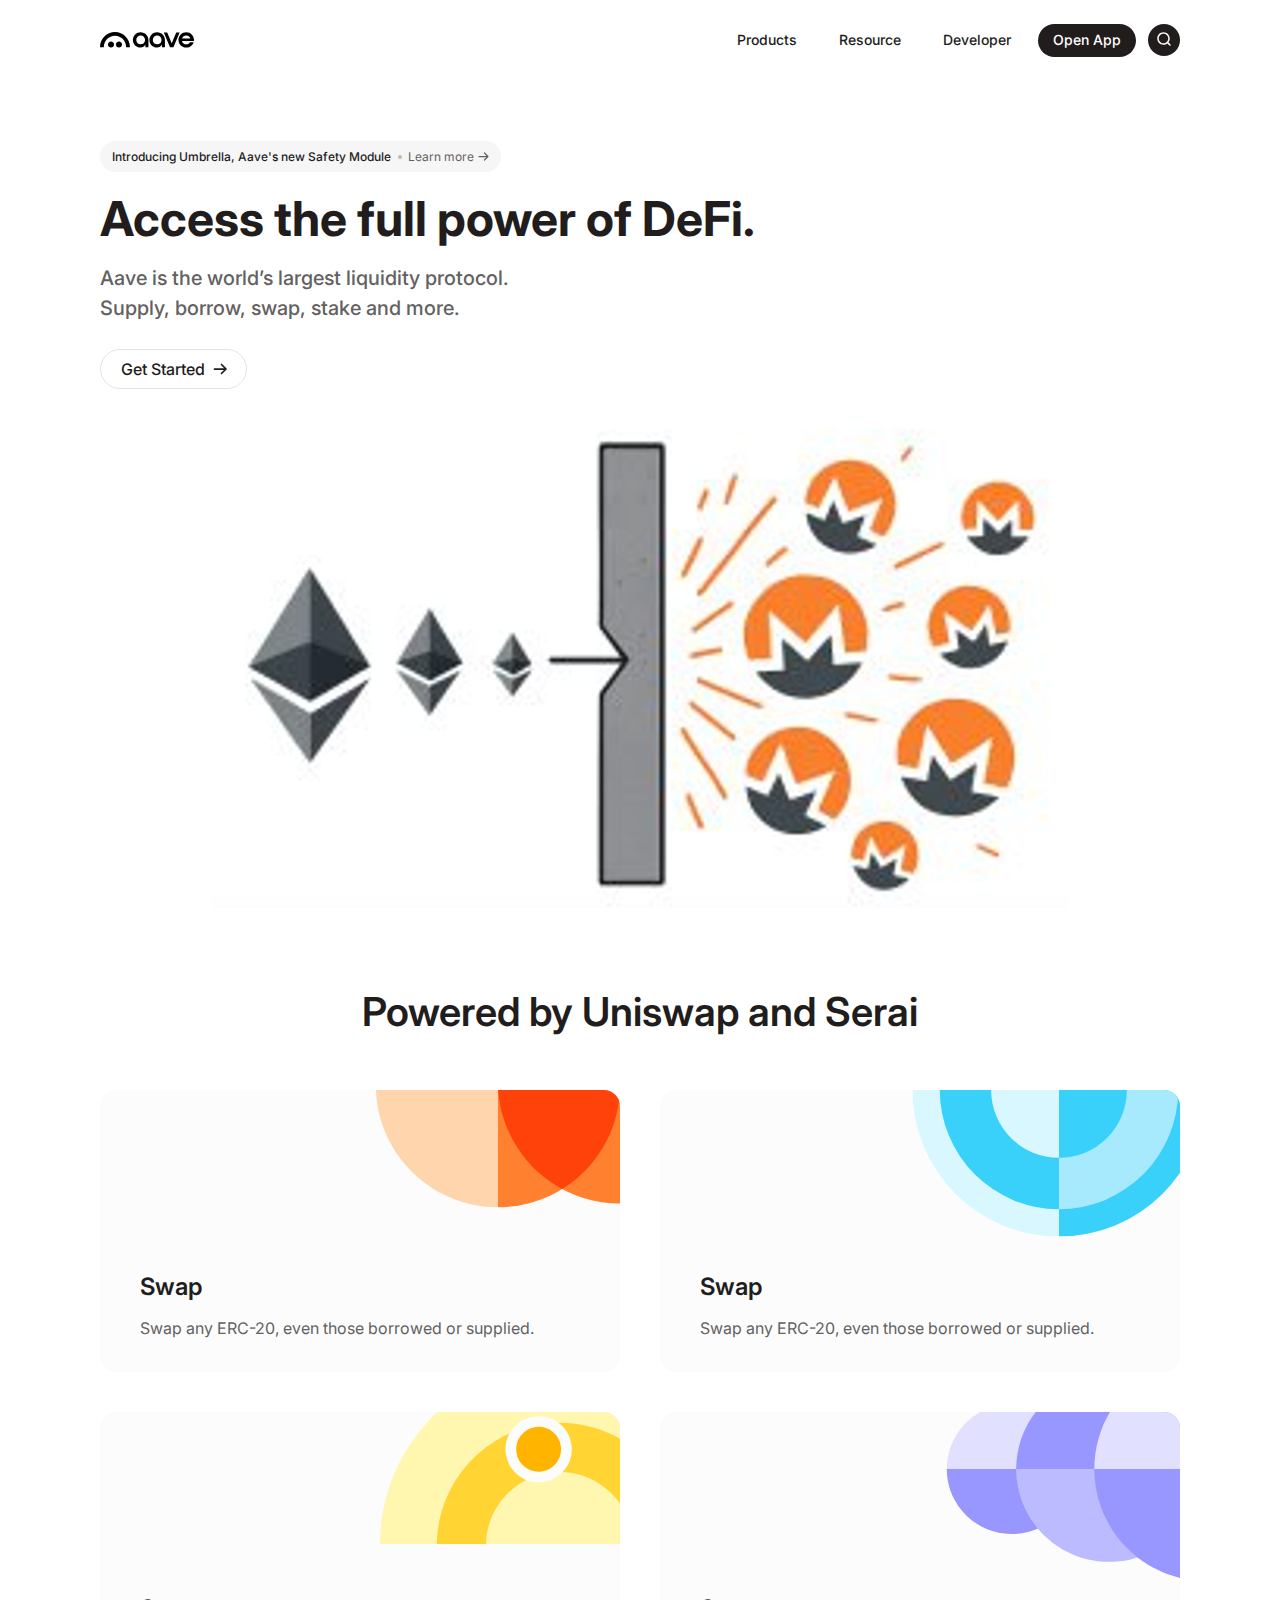
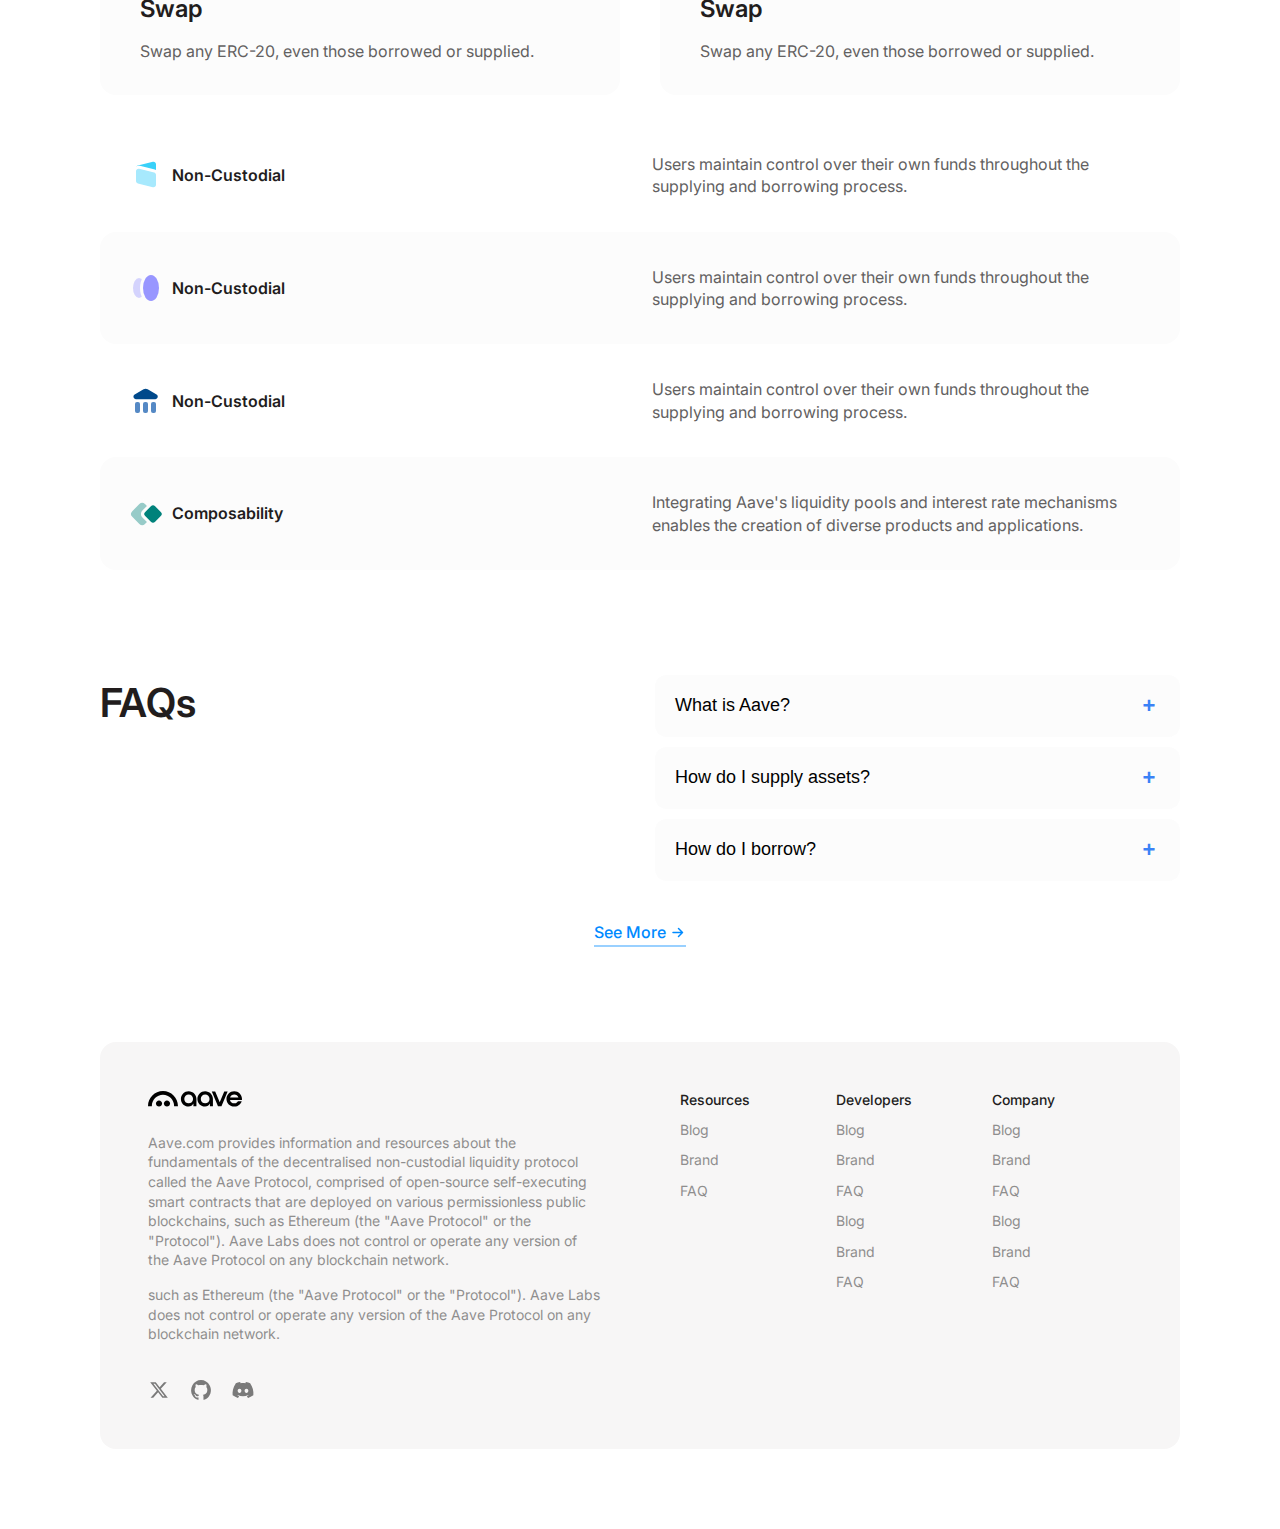
<file: index.html>
<!DOCTYPE html>
<html lang="en">
  <head>
    <meta charset="UTF-8" />
    <meta name="viewport" content="width=device-width, initial-scale=1.0" />
    <title>Document</title>
    <link rel="stylesheet" href="./assets/css/main.css" />
  </head>
  <body>
    <!-- Header Markup Start -->
    <header class="header-area" id="mainHeader">
      <div class="container">
        <div class="header-content flex items-center justify-between">
          <div class="logo inline-flex items-center">
            <a href="/" class="inline-block"
              ><img class="max-w-full" src="./assets/images/logo.svg" alt=""
            /></a>
          </div>
          <button class="mobile-menu-btn" aria-expanded="false">
            <svg
              xmlns="http://www.w3.org/2000/svg"
              fill="none"
              viewBox="0 0 24 24"
              stroke-width="1.5"
              stroke="currentColor"
              class="size-6"
            >
              <path
                stroke-linecap="round"
                stroke-linejoin="round"
                d="M3.75 6.75h16.5M3.75 12h16.5m-16.5 5.25h16.5"
              />
            </svg>
          </button>
          <div class="offcanvas-overlay"></div>
          <nav class="offcanvas-menu">
            <ul class="main-menu flex items-center">
              <li><a href="#">Products</a></li>
              <li><a href="#">Resource</a></li>
              <li><a href="#">Developer</a></li>
              <li><a href="#" class="cs-btn">Open App</a></li>
              <li>
                <button class="icon-btn">
                  <svg
                    width="16"
                    height="16"
                    viewBox="0 0 16 16"
                    xmlns="http://www.w3.org/2000/svg"
                    fill="#fff"
                  >
                    <path
                      d="M2.75 7.5C2.75 4.87665 4.87665 2.75 7.5 2.75C10.1234 2.75 12.25 4.87665 12.25 7.5C12.25 10.1234 10.1234 12.25 7.5 12.25C4.87665 12.25 2.75 10.1234 2.75 7.5ZM7.5 1.25C4.04822 1.25 1.25 4.04822 1.25 7.5C1.25 10.9518 4.04822 13.75 7.5 13.75C8.95561 13.75 10.295 13.2524 11.3573 12.418L13.4697 14.5303C13.7626 14.8232 14.2374 14.8232 14.5303 14.5303C14.8232 14.2374 14.8232 13.7626 14.5303 13.4697L12.418 11.3573C13.2524 10.295 13.75 8.95561 13.75 7.5C13.75 4.04822 10.9518 1.25 7.5 1.25Z"
                    ></path>
                  </svg>
                </button>
              </li>
            </ul>
          </nav>
        </div>
      </div>
    </header>
    <!-- Header Markup End -->

    <div class="hero-area">
      <div class="container">
        <div class="hero-content">
          <a href="#" target="_blank" class="cs-btn style-1"
            >Introducing Umbrella, Aave's new Safety Module
            <span class="learn-more"
              >Learn more<svg
                width="11"
                height="10"
                viewBox="0 0 11 10"
                fill="none"
                xmlns="http://www.w3.org/2000/svg"
              >
                <path
                  d="M1 5H9.94444M9.94444 5L6.44444 1.5M9.94444 5L6.44444 8.5"
                  stroke="currentColor"
                  stroke-width="1.25"
                  stroke-linecap="round"
                  stroke-linejoin="round"
                ></path></svg></span
          ></a>
          <h1>Access the full power of DeFi.</h1>
          <p class="subtitle">
            Aave is the world’s largest liquidity protocol. <br />
            Supply, borrow, swap, stake and more.
          </p>
          <a href="#" class="cs-btn style-2"
            >Get Started<svg
              xmlns="http://www.w3.org/2000/svg"
              width="20"
              height="20"
            >
              <path
                d="M4.5 10H16M16 10L11.5 5.5M16 10L11.5 14.5"
                stroke="currentColor"
                stroke-width="1.75"
                stroke-linecap="round"
                stroke-linejoin="round"
              ></path>
            </svg>
          </a>

          <div class="hero-img text-center">
            <img class="max-w-full" src="./assets/images/img-1.png" alt="" />
          </div>
        </div>
      </div>
    </div>

    <div class="powered-area">
      <div class="container">
        <div class="section-title text-center">
          <h2>Powered by Uniswap and Serai</h2>
        </div>
        <div class="powered-grid grid grid-cols-2">
          <div class="powered-item">
            <img class="trans-img" src="./assets/images/power1.svg" alt="" />
            <div>
              <h4>Swap</h4>
              <p>Swap any ERC-20, even those borrowed or supplied.</p>
            </div>
          </div>
          <div class="powered-item">
            <img class="trans-img" src="./assets/images/power2.svg" alt="" />
            <div>
              <h4>Swap</h4>
              <p>Swap any ERC-20, even those borrowed or supplied.</p>
            </div>
          </div>
          <div class="powered-item">
            <img class="trans-img" src="./assets/images/power3.svg" alt="" />
            <div>
              <h4>Swap</h4>
              <p>Swap any ERC-20, even those borrowed or supplied.</p>
            </div>
          </div>
          <div class="powered-item">
            <img class="trans-img" src="./assets/images/power4.svg" alt="" />
            <div>
              <h4>Swap</h4>
              <p>Swap any ERC-20, even those borrowed or supplied.</p>
            </div>
          </div>
        </div>
        <div class="stripe-d-wrapper">
          <div class="stripe">
            <h4>
              <span class="inline-block"
                ><img class="max-w-full" src="./assets/images/i-1.svg" alt=""
              /></span>
              Non-Custodial
            </h4>
            <p>
              Users maintain control over their own funds throughout the
              supplying and borrowing process.
            </p>
          </div>
          <div class="stripe">
            <h4>
              <span class="inline-block"
                ><img class="max-w-full" src="./assets/images/i-2.svg" alt=""
              /></span>
              Non-Custodial
            </h4>
            <p>
              Users maintain control over their own funds throughout the
              supplying and borrowing process.
            </p>
          </div>
          <div class="stripe">
            <h4>
              <span class="inline-block"
                ><img class="max-w-full" src="./assets/images/i-3.svg" alt=""
              /></span>
              Non-Custodial
            </h4>
            <p>
              Users maintain control over their own funds throughout the
              supplying and borrowing process.
            </p>
          </div>
          <div class="stripe">
            <h4>
              <span class="inline-block"
                ><img class="max-w-full" src="./assets/images/i-4.svg" alt=""
              /></span>
              Composability
            </h4>
            <p>
              Integrating Aave's liquidity pools and interest rate mechanisms
              enables the creation of diverse products and applications.
            </p>
          </div>
        </div>
      </div>
    </div>

    <div class="faq-area">
      <div class="container">
        <div class="faq-grid">
          <div class="section-title">
            <h2>FAQs</h2>
          </div>
          <div class="fq-right-wrapper">
            <div data-accordion>
              <div class="accordion-item">
                <button data-accordion-trigger class="faq-trigger">
                  What is Aave?
                  <span class="faq-icon" aria-hidden="true"></span>
                </button>
                <div data-accordion-content class="faq-content-item">
                  <p>
                    Aave is a decentralised non-custodial liquidity protocol
                    where users can participate as suppliers or borrowers.
                    Suppliers provide liquidity to the market while earning
                    interest, and borrowers can access liquidity by providing
                    collateral that exceeds the borrowed amount.
                  </p>
                </div>
              </div>
              <div class="accordion-item">
                <button data-accordion-trigger class="faq-trigger">
                  How do I supply assets?
                  <span class="faq-icon" aria-hidden="true"></span>
                </button>
                <div data-accordion-content class="faq-content-item">
                  <p>
                    To supply assets, connect your wallet and select the asset
                    you want to supply. Enter the amount and confirm the
                    transaction.
                  </p>
                </div>
              </div>
              <div class="accordion-item">
                <button data-accordion-trigger class="faq-trigger">
                  How do I borrow?
                  <span class="faq-icon" aria-hidden="true"></span>
                </button>
                <div data-accordion-content class="faq-content-item">
                  <p>
                    To borrow, supply collateral first, then select the asset
                    you want to borrow and confirm the transaction.
                  </p>
                </div>
              </div>
            </div>
          </div>
        </div>

        <div class="text-center">
          <a class="cs-btn style-3" href="/faq.html"
            >See More<svg
              xmlns="http://www.w3.org/2000/svg"
              width="16"
              height="16"
              viewBox="0 0 16 16"
              fill="none"
            >
              <path
                d="M3 8.5H12.5M12.5 8.5L8.5 4.5M12.5 8.5L8.5 12.5"
                stroke="currentColor"
                stroke-width="1.5"
                stroke-linecap="round"
                stroke-linejoin="round"
              ></path>
            </svg>
          </a>
        </div>
      </div>
    </div>

    <!-- Footer Markup Start -->
    <div class="footer-area">
      <div class="container">
        <div class="footer-content grid grid-cols-2">
          <div class="ft-left">
            <a href="#" class="ft-logo inline-block"
              ><img class="max-w-full" src="./assets/images/logo.svg" alt=""
            /></a>
            <p>
              Aave.com provides information and resources about the fundamentals
              of the decentralised non-custodial liquidity protocol called the
              Aave Protocol, comprised of open-source self-executing smart
              contracts that are deployed on various permissionless public
              blockchains, such as Ethereum (the "Aave Protocol" or the
              "Protocol"). Aave Labs does not control or operate any version of
              the Aave Protocol on any blockchain network.
            </p>
            <p>
              such as Ethereum (the "Aave Protocol" or the "Protocol"). Aave
              Labs does not control or operate any version of the Aave Protocol
              on any blockchain network.
            </p>
            <ul class="social-icon">
              <li>
                <a href="#"><img src="./assets/images/twitter.svg" alt="" /></a>
              </li>
              <li>
                <a href="#">
                  <img src="./assets/images/github.svg" alt="" />
                </a>
              </li>
              <li>
                <a href="#">
                  <img src="./assets/images/discord.svg" alt="" />
                </a>
              </li>
            </ul>
          </div>

          <div class="ft-right grid grid-cols-3">
            <div class="ft-widget">
              <h5>Resources</h5>
              <ul class="ft-links">
                <li><a href="#">Blog</a></li>
                <li><a href="#">Brand</a></li>
                <li><a href="#">FAQ</a></li>
              </ul>
            </div>
            <div class="ft-widget">
              <h5>Developers</h5>
              <ul class="ft-links">
                <li><a href="#">Blog</a></li>
                <li><a href="#">Brand</a></li>
                <li><a href="#">FAQ</a></li>
                <li><a href="#">Blog</a></li>
                <li><a href="#">Brand</a></li>
                <li><a href="#">FAQ</a></li>
              </ul>
            </div>
            <div class="ft-widget">
              <h5>Company</h5>
              <ul class="ft-links">
                <li><a href="#">Blog</a></li>
                <li><a href="#">Brand</a></li>
                <li><a href="#">FAQ</a></li>
                <li><a href="#">Blog</a></li>
                <li><a href="#">Brand</a></li>
                <li><a href="#">FAQ</a></li>
              </ul>
            </div>
          </div>
        </div>
      </div>
    </div>
    <!-- Footer Markup End -->

    <!-- JS Here -->
    <script type="module" src="./assets/js/main.js"></script>
  </body>
</html>
</file>
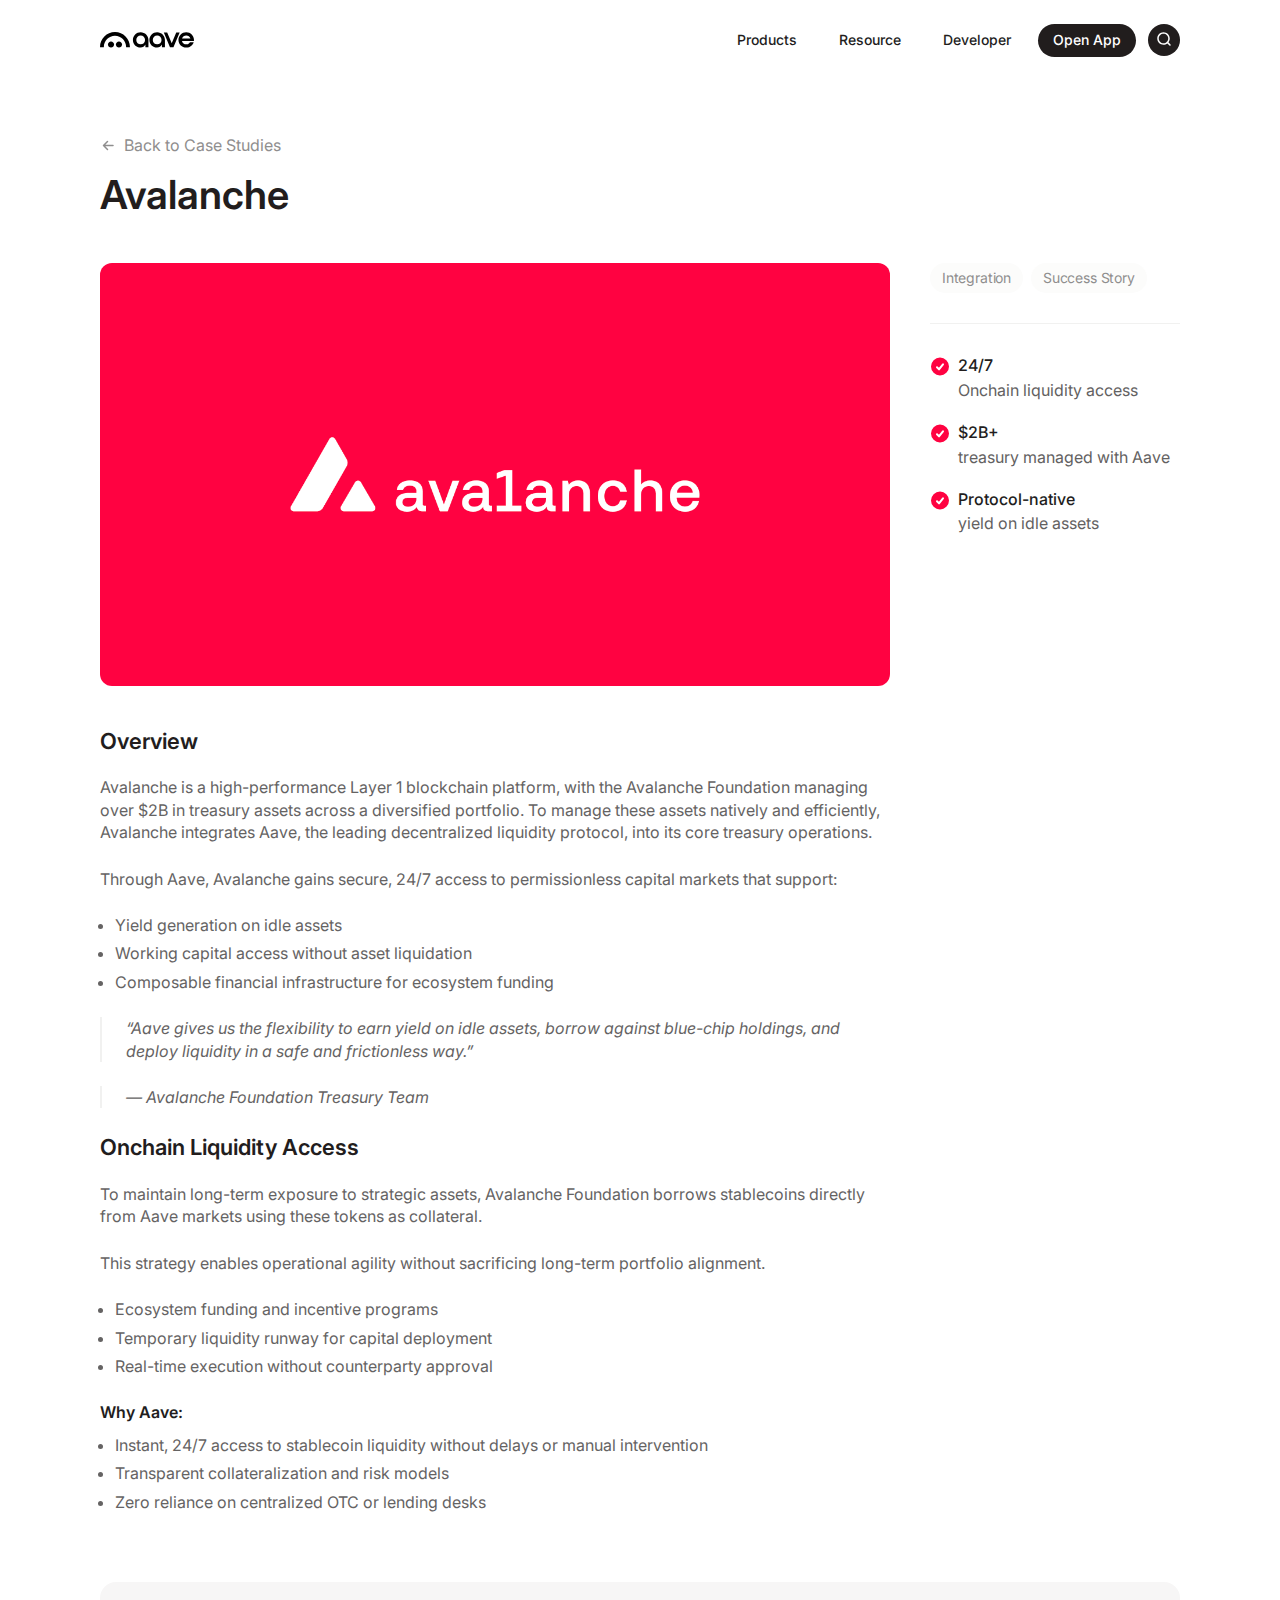
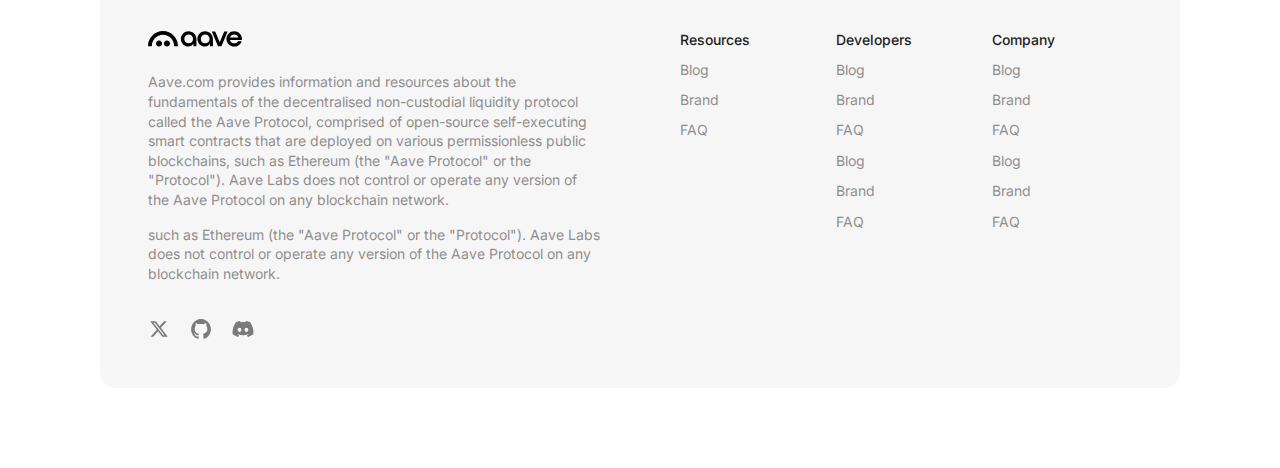
<file: case-study-inner.html>
<!DOCTYPE html>
<html lang="en">
  <head>
    <meta charset="UTF-8" />
    <meta name="viewport" content="width=device-width, initial-scale=1.0" />
    <title>Case Study Inner</title>
    <link rel="stylesheet" href="./assets/css/main.css" />
  </head>
  <body>
    <!-- Header Markup Start -->
    <header class="header-area" id="mainHeader">
      <div class="container">
        <div class="header-content flex items-center justify-between">
          <div class="logo inline-flex items-center">
            <a href="/" class="inline-block"
              ><img class="max-w-full" src="./assets/images/logo.svg" alt=""
            /></a>
          </div>
          <button class="mobile-menu-btn" aria-expanded="false">
            <svg
              xmlns="http://www.w3.org/2000/svg"
              fill="none"
              viewBox="0 0 24 24"
              stroke-width="1.5"
              stroke="currentColor"
              class="size-6"
            >
              <path
                stroke-linecap="round"
                stroke-linejoin="round"
                d="M3.75 6.75h16.5M3.75 12h16.5m-16.5 5.25h16.5"
              />
            </svg>
          </button>
          <div class="offcanvas-overlay"></div>
          <nav class="offcanvas-menu">
            <ul class="main-menu flex items-center">
              <li><a href="#">Products</a></li>
              <li><a href="#">Resource</a></li>
              <li><a href="#">Developer</a></li>
              <li><a href="#" class="cs-btn">Open App</a></li>
              <li>
                <button class="icon-btn">
                  <svg
                    width="16"
                    height="16"
                    viewBox="0 0 16 16"
                    xmlns="http://www.w3.org/2000/svg"
                    fill="#fff"
                  >
                    <path
                      d="M2.75 7.5C2.75 4.87665 4.87665 2.75 7.5 2.75C10.1234 2.75 12.25 4.87665 12.25 7.5C12.25 10.1234 10.1234 12.25 7.5 12.25C4.87665 12.25 2.75 10.1234 2.75 7.5ZM7.5 1.25C4.04822 1.25 1.25 4.04822 1.25 7.5C1.25 10.9518 4.04822 13.75 7.5 13.75C8.95561 13.75 10.295 13.2524 11.3573 12.418L13.4697 14.5303C13.7626 14.8232 14.2374 14.8232 14.5303 14.5303C14.8232 14.2374 14.8232 13.7626 14.5303 13.4697L12.418 11.3573C13.2524 10.295 13.75 8.95561 13.75 7.5C13.75 4.04822 10.9518 1.25 7.5 1.25Z"
                    ></path>
                  </svg>
                </button>
              </li>
            </ul>
          </nav>
        </div>
      </div>
    </header>
    <!-- Header Markup End -->

    <div class="general-hero case-study-inner-area">
      <div class="container">
        <div class="title-flex style-2">
          <div class="section-title">
            <a
              class="cs-btn style-5 inline-flex items-center"
              href="./case-study.html"
              ><svg
                width="16"
                height="16"
                viewBox="0 0 16 16"
                fill="none"
                xmlns="http://www.w3.org/2000/svg"
                class=""
              >
                <path
                  d="M13 8.5H3.5M3.5 8.5L7.5 4.5M3.5 8.5L7.5 12.5"
                  stroke="currentColor"
                  stroke-width="1.5"
                  stroke-linecap="round"
                  stroke-linejoin="round"
                ></path>
              </svg>
              Back to Case Studies</a
            >
            <h2>Avalanche</h2>
          </div>
        </div>

        <div class="one-third-g">
          <div class="blog-details-wrapper">
            <div class="thumb">
              <img
                class="max-w-full"
                src="./assets/images/avalanche.png"
                alt=""
              />
            </div>

            <div class="outer-blog-blk">
              <h3>Overview</h3>
              <p>
                Avalanche is a high-performance Layer 1 blockchain platform,
                with the Avalanche Foundation managing over $2B in treasury
                assets across a diversified portfolio. To manage these assets
                natively and efficiently, Avalanche integrates Aave, the leading
                decentralized liquidity protocol, into its core treasury
                operations.
              </p>
              <p>
                Through Aave, Avalanche gains secure, 24/7 access to
                permissionless capital markets that support:
              </p>
              <div class="cmn-list">
                <ul>
                  <li>Yield generation on idle assets</li>
                  <li>Working capital access without asset liquidation</li>
                  <li>
                    Composable financial infrastructure for ecosystem funding
                  </li>
                </ul>
              </div>
              <blockquote>
                <p>
                  <em>
                    “Aave gives us the flexibility to earn yield on idle assets,
                    borrow against blue-chip holdings, and deploy liquidity in a
                    safe and frictionless way.”</em
                  >
                </p>
                <h5><em>— Avalanche Foundation Treasury Team</em></h5>
              </blockquote>
            </div>
            <div class="outer-blog-blk">
              <h3>Onchain Liquidity Access</h3>
              <p>
                To maintain long-term exposure to strategic assets, Avalanche
                Foundation borrows stablecoins directly from Aave markets using
                these tokens as collateral.
              </p>
              <p>
                This strategy enables operational agility without sacrificing
                long-term portfolio alignment.
              </p>
              <div class="cmn-list">
                <ul>
                  <li>Ecosystem funding and incentive programs</li>
                  <li>Temporary liquidity runway for capital deployment</li>
                  <li>Real-time execution without counterparty approval</li>
                </ul>
              </div>
              <div class="cmn-list">
                <h5>Why Aave:</h5>
                <ul>
                  <li>
                    Instant, 24/7 access to stablecoin liquidity without delays
                    or manual intervention
                  </li>
                  <li>Transparent collateralization and risk models</li>
                  <li>Zero reliance on centralized OTC or lending desks</li>
                </ul>
              </div>
            </div>
          </div>
          <div class="rg-third">
            <div class="tags style-2 flex items-center">
              <span class="tag">Integration</span>
              <span class="tag">Success Story</span>
            </div>
            <div class="hr-bar"></div>
            <ul class="features">
              <li>
                <img
                  class="check-fill"
                  src="./assets/images/check-fill.svg"
                  alt="i"
                /><strong>24/7</strong>Onchain liquidity access
              </li>
              <li>
                <img
                  class="check-fill"
                  src="./assets/images/check-fill.svg"
                  alt="i"
                /><strong>$2B+</strong>treasury managed with Aave
              </li>
              <li>
                <img
                  class="check-fill"
                  src="./assets/images/check-fill.svg"
                  alt="i"
                /><strong>Protocol-native</strong>yield on idle assets
              </li>
            </ul>
          </div>
        </div>
      </div>
    </div>

    <!-- Footer Markup Start -->
    <div class="footer-area">
      <div class="container">
        <div class="footer-content grid grid-cols-2">
          <div class="ft-left">
            <a href="#" class="ft-logo inline-block"
              ><img class="max-w-full" src="./assets/images/logo.svg" alt=""
            /></a>
            <p>
              Aave.com provides information and resources about the fundamentals
              of the decentralised non-custodial liquidity protocol called the
              Aave Protocol, comprised of open-source self-executing smart
              contracts that are deployed on various permissionless public
              blockchains, such as Ethereum (the "Aave Protocol" or the
              "Protocol"). Aave Labs does not control or operate any version of
              the Aave Protocol on any blockchain network.
            </p>
            <p>
              such as Ethereum (the "Aave Protocol" or the "Protocol"). Aave
              Labs does not control or operate any version of the Aave Protocol
              on any blockchain network.
            </p>
            <ul class="social-icon">
              <li>
                <a href="#"><img src="./assets/images/twitter.svg" alt="" /></a>
              </li>
              <li>
                <a href="#">
                  <img src="./assets/images/github.svg" alt="" />
                </a>
              </li>
              <li>
                <a href="#">
                  <img src="./assets/images/discord.svg" alt="" />
                </a>
              </li>
            </ul>
          </div>

          <div class="ft-right grid grid-cols-3">
            <div class="ft-widget">
              <h5>Resources</h5>
              <ul class="ft-links">
                <li><a href="#">Blog</a></li>
                <li><a href="#">Brand</a></li>
                <li><a href="#">FAQ</a></li>
              </ul>
            </div>
            <div class="ft-widget">
              <h5>Developers</h5>
              <ul class="ft-links">
                <li><a href="#">Blog</a></li>
                <li><a href="#">Brand</a></li>
                <li><a href="#">FAQ</a></li>
                <li><a href="#">Blog</a></li>
                <li><a href="#">Brand</a></li>
                <li><a href="#">FAQ</a></li>
              </ul>
            </div>
            <div class="ft-widget">
              <h5>Company</h5>
              <ul class="ft-links">
                <li><a href="#">Blog</a></li>
                <li><a href="#">Brand</a></li>
                <li><a href="#">FAQ</a></li>
                <li><a href="#">Blog</a></li>
                <li><a href="#">Brand</a></li>
                <li><a href="#">FAQ</a></li>
              </ul>
            </div>
          </div>
        </div>
      </div>
    </div>
    <!-- Footer Markup End -->

    <!-- JS Here -->
    <script type="module" src="./assets/js/main.js"></script>
  </body>
</html>
</file>
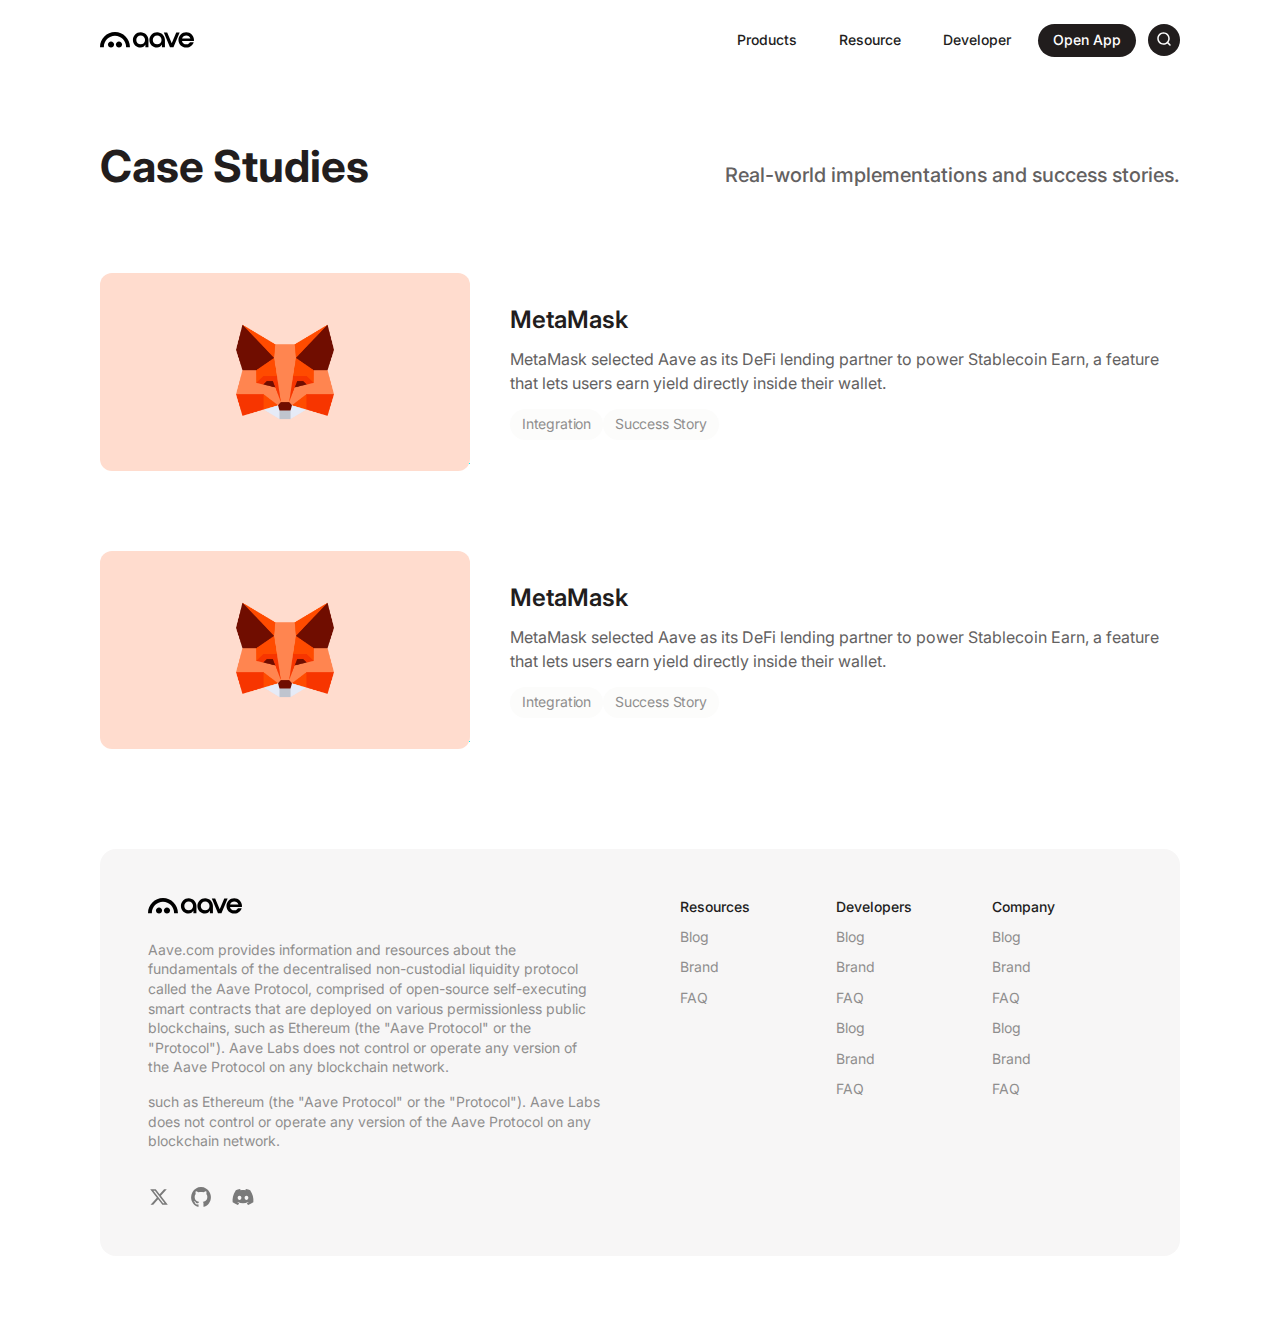
<file: case-study.html>
<!DOCTYPE html>
<html lang="en">
  <head>
    <meta charset="UTF-8" />
    <meta name="viewport" content="width=device-width, initial-scale=1.0" />
    <title>Case Study</title>
    <link rel="stylesheet" href="./assets/css/main.css" />
  </head>
  <body>
    <!-- Header Markup Start -->
    <header class="header-area" id="mainHeader">
      <div class="container">
        <div class="header-content flex items-center justify-between">
          <div class="logo inline-flex items-center">
            <a href="/" class="inline-block"
              ><img class="max-w-full" src="./assets/images/logo.svg" alt=""
            /></a>
          </div>
          <button class="mobile-menu-btn" aria-expanded="false">
            <svg
              xmlns="http://www.w3.org/2000/svg"
              fill="none"
              viewBox="0 0 24 24"
              stroke-width="1.5"
              stroke="currentColor"
              class="size-6"
            >
              <path
                stroke-linecap="round"
                stroke-linejoin="round"
                d="M3.75 6.75h16.5M3.75 12h16.5m-16.5 5.25h16.5"
              />
            </svg>
          </button>
          <div class="offcanvas-overlay"></div>
          <nav class="offcanvas-menu">
            <ul class="main-menu flex items-center">
              <li><a href="#">Products</a></li>
              <li><a href="#">Resource</a></li>
              <li><a href="#">Developer</a></li>
              <li><a href="#" class="cs-btn">Open App</a></li>
              <li>
                <button class="icon-btn">
                  <svg
                    width="16"
                    height="16"
                    viewBox="0 0 16 16"
                    xmlns="http://www.w3.org/2000/svg"
                    fill="#fff"
                  >
                    <path
                      d="M2.75 7.5C2.75 4.87665 4.87665 2.75 7.5 2.75C10.1234 2.75 12.25 4.87665 12.25 7.5C12.25 10.1234 10.1234 12.25 7.5 12.25C4.87665 12.25 2.75 10.1234 2.75 7.5ZM7.5 1.25C4.04822 1.25 1.25 4.04822 1.25 7.5C1.25 10.9518 4.04822 13.75 7.5 13.75C8.95561 13.75 10.295 13.2524 11.3573 12.418L13.4697 14.5303C13.7626 14.8232 14.2374 14.8232 14.5303 14.5303C14.8232 14.2374 14.8232 13.7626 14.5303 13.4697L12.418 11.3573C13.2524 10.295 13.75 8.95561 13.75 7.5C13.75 4.04822 10.9518 1.25 7.5 1.25Z"
                    ></path>
                  </svg>
                </button>
              </li>
            </ul>
          </nav>
        </div>
      </div>
    </header>
    <!-- Header Markup End -->

    <div class="general-hero case-study-area">
      <div class="container">
        <div class="title-flex flex items-center justify-between">
          <h1 class="page-title">Case Studies</h1>
          <p class="subtitle">
            Real-world implementations and success stories.
          </p>
        </div>

        <div class="blog-rows">
          <a href="./case-study-inner.html" class="blog-item">
            <div class="blog-item-inner">
              <div class="thumb">
                <img
                  class="max-w-full"
                  src="./assets/images/metamask.png"
                  alt=""
                />
              </div>

              <div class="content">
                <h3>MetaMask</h3>
                <p>
                  MetaMask selected Aave as its DeFi lending partner to power
                  Stablecoin Earn, a feature that lets users earn yield directly
                  inside their wallet.
                </p>

                <div class="tags flex items-center">
                  <span class="tag">Integration</span>
                  <span class="tag">Success Story</span>
                </div>
              </div>
            </div>
          </a>
          <a href="./case-study-inner.html" class="blog-item">
            <div class="blog-item-inner">
              <div class="thumb">
                <img
                  class="max-w-full"
                  src="./assets/images/metamask.png"
                  alt=""
                />
              </div>

              <div class="content">
                <h3>MetaMask</h3>
                <p>
                  MetaMask selected Aave as its DeFi lending partner to power
                  Stablecoin Earn, a feature that lets users earn yield directly
                  inside their wallet.
                </p>

                <div class="tags flex items-center">
                  <span class="tag">Integration</span>
                  <span class="tag">Success Story</span>
                </div>
              </div>
            </div>
          </a>
        </div>
      </div>
    </div>

    <!-- Footer Markup Start -->
    <div class="footer-area">
      <div class="container">
        <div class="footer-content grid grid-cols-2">
          <div class="ft-left">
            <a href="#" class="ft-logo inline-block"
              ><img class="max-w-full" src="./assets/images/logo.svg" alt=""
            /></a>
            <p>
              Aave.com provides information and resources about the fundamentals
              of the decentralised non-custodial liquidity protocol called the
              Aave Protocol, comprised of open-source self-executing smart
              contracts that are deployed on various permissionless public
              blockchains, such as Ethereum (the "Aave Protocol" or the
              "Protocol"). Aave Labs does not control or operate any version of
              the Aave Protocol on any blockchain network.
            </p>
            <p>
              such as Ethereum (the "Aave Protocol" or the "Protocol"). Aave
              Labs does not control or operate any version of the Aave Protocol
              on any blockchain network.
            </p>
            <ul class="social-icon">
              <li>
                <a href="#"><img src="./assets/images/twitter.svg" alt="" /></a>
              </li>
              <li>
                <a href="#">
                  <img src="./assets/images/github.svg" alt="" />
                </a>
              </li>
              <li>
                <a href="#">
                  <img src="./assets/images/discord.svg" alt="" />
                </a>
              </li>
            </ul>
          </div>

          <div class="ft-right grid grid-cols-3">
            <div class="ft-widget">
              <h5>Resources</h5>
              <ul class="ft-links">
                <li><a href="#">Blog</a></li>
                <li><a href="#">Brand</a></li>
                <li><a href="#">FAQ</a></li>
              </ul>
            </div>
            <div class="ft-widget">
              <h5>Developers</h5>
              <ul class="ft-links">
                <li><a href="#">Blog</a></li>
                <li><a href="#">Brand</a></li>
                <li><a href="#">FAQ</a></li>
                <li><a href="#">Blog</a></li>
                <li><a href="#">Brand</a></li>
                <li><a href="#">FAQ</a></li>
              </ul>
            </div>
            <div class="ft-widget">
              <h5>Company</h5>
              <ul class="ft-links">
                <li><a href="#">Blog</a></li>
                <li><a href="#">Brand</a></li>
                <li><a href="#">FAQ</a></li>
                <li><a href="#">Blog</a></li>
                <li><a href="#">Brand</a></li>
                <li><a href="#">FAQ</a></li>
              </ul>
            </div>
          </div>
        </div>
      </div>
    </div>
    <!-- Footer Markup End -->

    <!-- JS Here -->
    <script type="module" src="./assets/js/main.js"></script>
  </body>
</html>
</file>
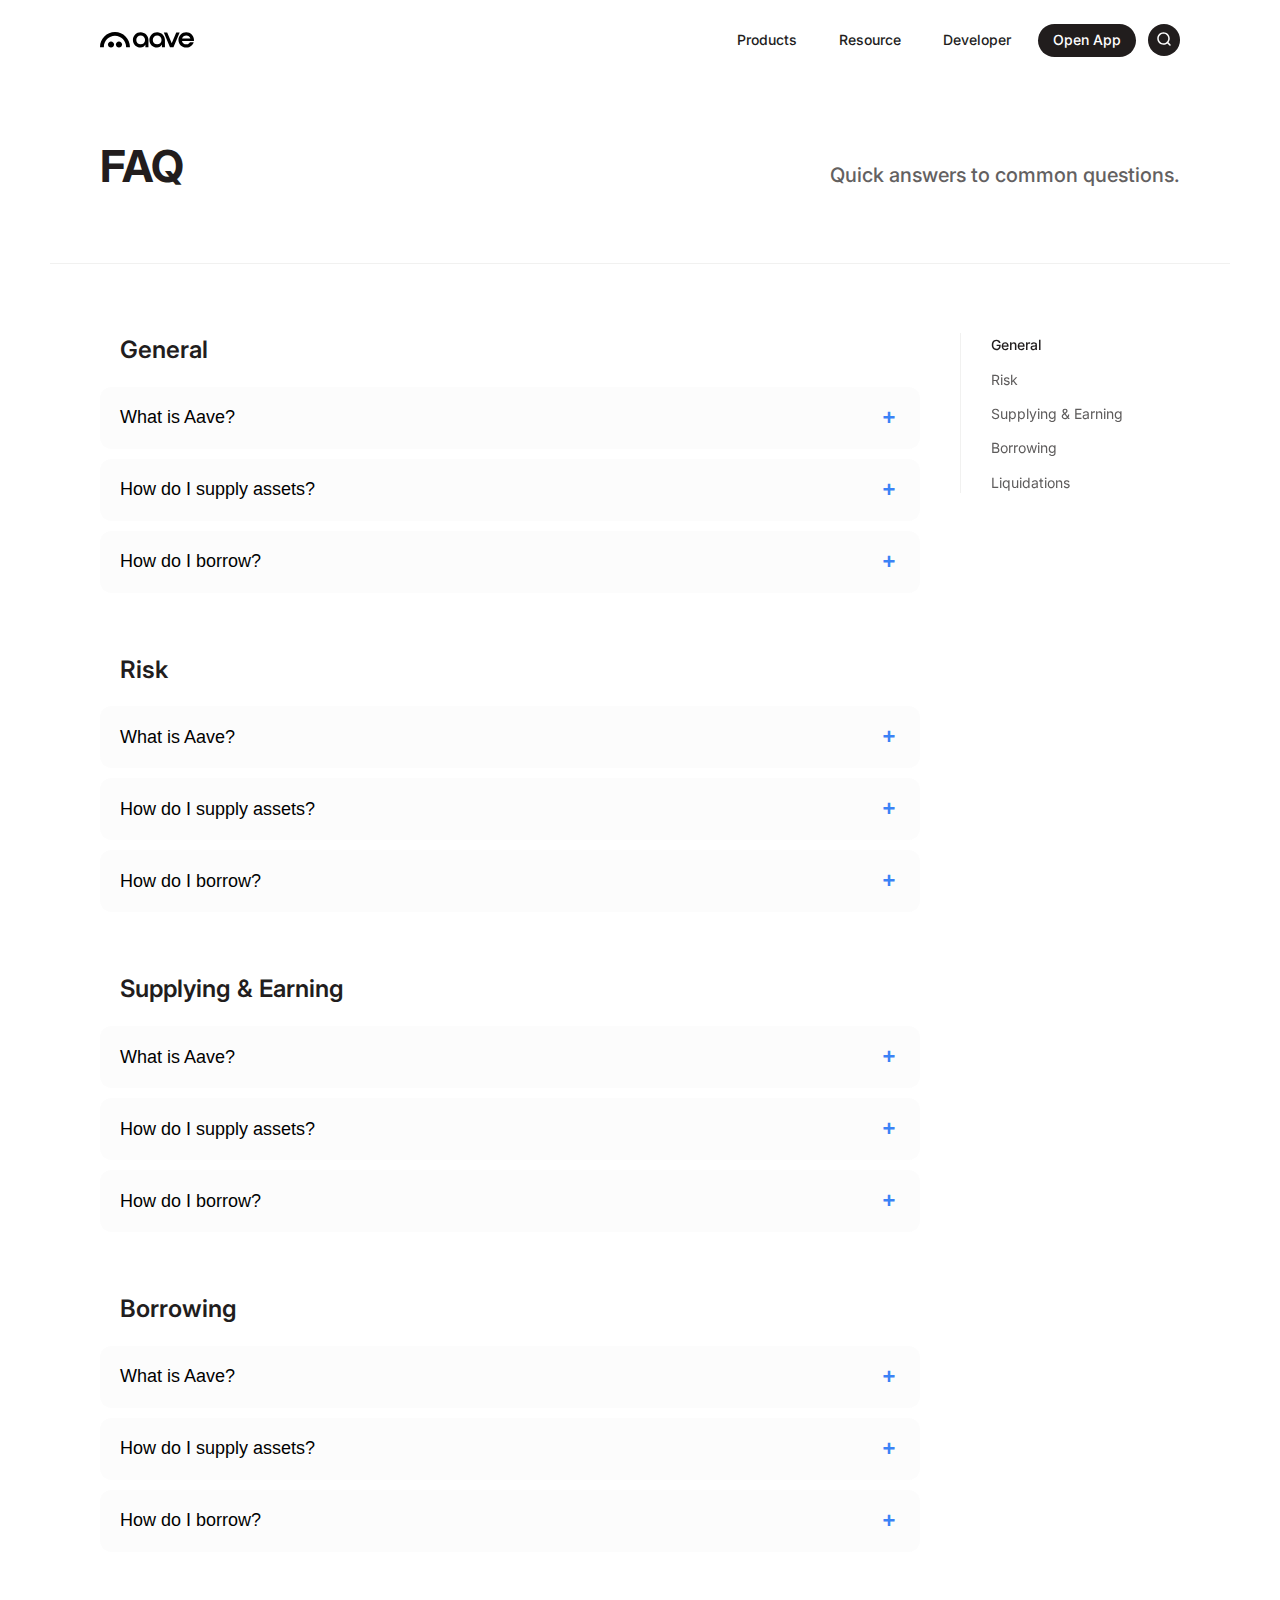
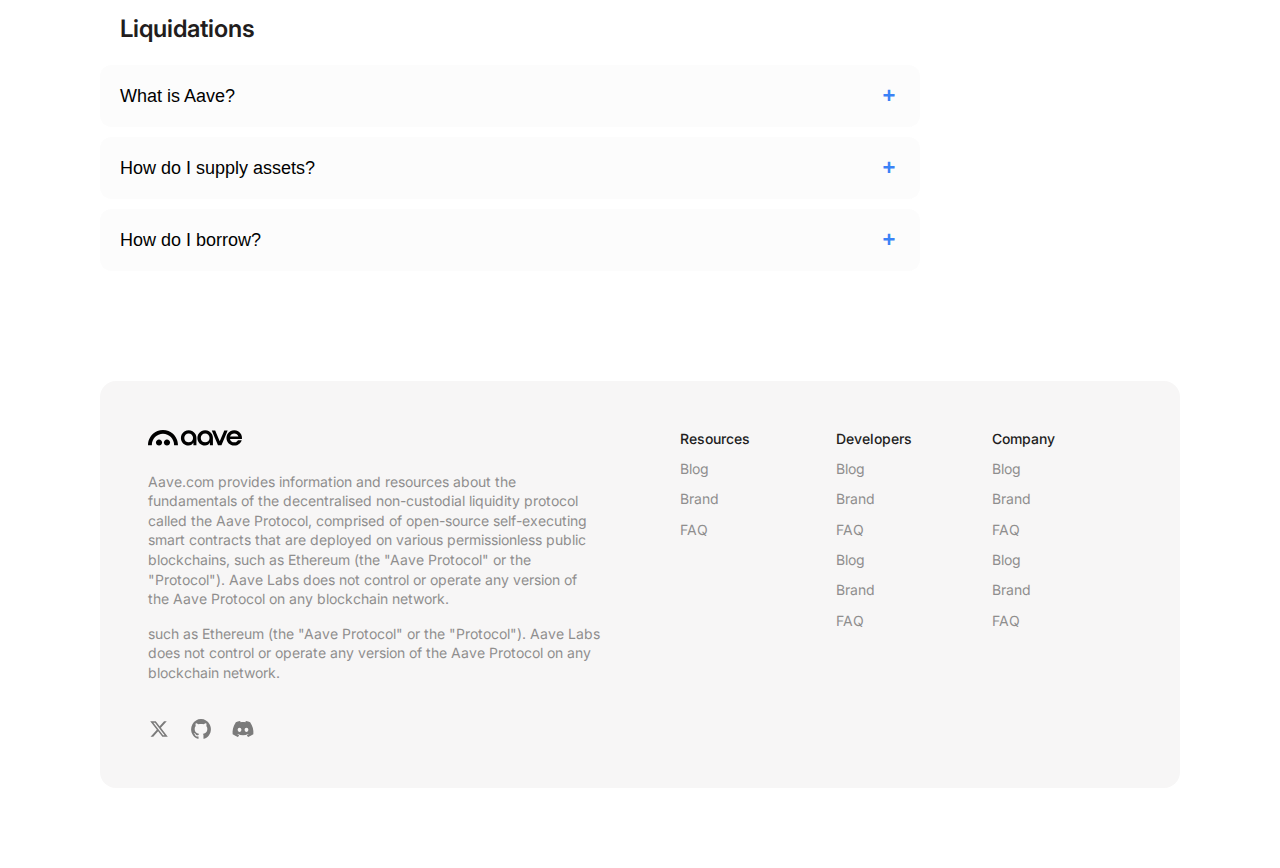
<file: faq.html>
<!DOCTYPE html>
<html lang="en">
  <head>
    <meta charset="UTF-8" />
    <meta name="viewport" content="width=device-width, initial-scale=1.0" />
    <title>Case Study</title>
    <link rel="stylesheet" href="./assets/css/main.css" />
  </head>
  <body>
    <!-- Header Markup Start -->
    <header class="header-area" id="mainHeader">
      <div class="container">
        <div class="header-content flex items-center justify-between">
          <div class="logo inline-flex items-center">
            <a href="/" class="inline-block"
              ><img class="max-w-full" src="./assets/images/logo.svg" alt=""
            /></a>
          </div>
          <button class="mobile-menu-btn" aria-expanded="false">
            <svg
              xmlns="http://www.w3.org/2000/svg"
              fill="none"
              viewBox="0 0 24 24"
              stroke-width="1.5"
              stroke="currentColor"
              class="size-6"
            >
              <path
                stroke-linecap="round"
                stroke-linejoin="round"
                d="M3.75 6.75h16.5M3.75 12h16.5m-16.5 5.25h16.5"
              />
            </svg>
          </button>
          <div class="offcanvas-overlay"></div>
          <nav class="offcanvas-menu">
            <ul class="main-menu flex items-center">
              <li><a href="#">Products</a></li>
              <li><a href="#">Resource</a></li>
              <li><a href="#">Developer</a></li>
              <li><a href="#" class="cs-btn">Open App</a></li>
              <li>
                <button class="icon-btn">
                  <svg
                    width="16"
                    height="16"
                    viewBox="0 0 16 16"
                    xmlns="http://www.w3.org/2000/svg"
                    fill="#fff"
                  >
                    <path
                      d="M2.75 7.5C2.75 4.87665 4.87665 2.75 7.5 2.75C10.1234 2.75 12.25 4.87665 12.25 7.5C12.25 10.1234 10.1234 12.25 7.5 12.25C4.87665 12.25 2.75 10.1234 2.75 7.5ZM7.5 1.25C4.04822 1.25 1.25 4.04822 1.25 7.5C1.25 10.9518 4.04822 13.75 7.5 13.75C8.95561 13.75 10.295 13.2524 11.3573 12.418L13.4697 14.5303C13.7626 14.8232 14.2374 14.8232 14.5303 14.5303C14.8232 14.2374 14.8232 13.7626 14.5303 13.4697L12.418 11.3573C13.2524 10.295 13.75 8.95561 13.75 7.5C13.75 4.04822 10.9518 1.25 7.5 1.25Z"
                    ></path>
                  </svg>
                </button>
              </li>
            </ul>
          </nav>
        </div>
      </div>
    </header>
    <!-- Header Markup End -->

    <div class="general-hero case-study-area">
      <div class="container">
        <div class="title-flex flex items-center justify-between">
          <h1 class="page-title">FAQ</h1>
          <p class="subtitle">Quick answers to common questions.</p>
        </div>

        <div class="faqs-outer-wrap bdr">
          <div class="faqs-lf">
            <div class="faq-type">
              <h2 data-type>General</h2>
              <div data-accordion>
                <div class="accordion-item">
                  <button data-accordion-trigger class="faq-trigger">
                    What is Aave?
                    <span class="faq-icon" aria-hidden="true"></span>
                  </button>
                  <div data-accordion-content class="faq-content-item">
                    <p>
                      Aave is a decentralised non-custodial liquidity protocol
                      where users can participate as suppliers or borrowers.
                      Suppliers provide liquidity to the market while earning
                      interest, and borrowers can access liquidity by providing
                      collateral that exceeds the borrowed amount.
                    </p>
                  </div>
                </div>
                <div class="accordion-item">
                  <button data-accordion-trigger class="faq-trigger">
                    How do I supply assets?
                    <span class="faq-icon" aria-hidden="true"></span>
                  </button>
                  <div data-accordion-content class="faq-content-item">
                    <p>
                      To supply assets, connect your wallet and select the asset
                      you want to supply. Enter the amount and confirm the
                      transaction.
                    </p>
                  </div>
                </div>
                <div class="accordion-item">
                  <button data-accordion-trigger class="faq-trigger">
                    How do I borrow?
                    <span class="faq-icon" aria-hidden="true"></span>
                  </button>
                  <div data-accordion-content class="faq-content-item">
                    <p>
                      To borrow, supply collateral first, then select the asset
                      you want to borrow and confirm the transaction.
                    </p>
                  </div>
                </div>
              </div>
            </div>
            <div class="faq-type">
              <h2 data-type>Risk</h2>
              <div data-accordion>
                <div class="accordion-item">
                  <button data-accordion-trigger class="faq-trigger">
                    What is Aave?
                    <span class="faq-icon" aria-hidden="true"></span>
                  </button>
                  <div data-accordion-content class="faq-content-item">
                    <p>
                      Aave is a decentralised non-custodial liquidity protocol
                      where users can participate as suppliers or borrowers.
                      Suppliers provide liquidity to the market while earning
                      interest, and borrowers can access liquidity by providing
                      collateral that exceeds the borrowed amount.
                    </p>
                  </div>
                </div>
                <div class="accordion-item">
                  <button data-accordion-trigger class="faq-trigger">
                    How do I supply assets?
                    <span class="faq-icon" aria-hidden="true"></span>
                  </button>
                  <div data-accordion-content class="faq-content-item">
                    <p>
                      To supply assets, connect your wallet and select the asset
                      you want to supply. Enter the amount and confirm the
                      transaction.
                    </p>
                  </div>
                </div>
                <div class="accordion-item">
                  <button data-accordion-trigger class="faq-trigger">
                    How do I borrow?
                    <span class="faq-icon" aria-hidden="true"></span>
                  </button>
                  <div data-accordion-content class="faq-content-item">
                    <p>
                      To borrow, supply collateral first, then select the asset
                      you want to borrow and confirm the transaction.
                    </p>
                  </div>
                </div>
              </div>
            </div>
            <div class="faq-type">
              <h2 data-type>Supplying & Earning</h2>
              <div data-accordion>
                <div class="accordion-item">
                  <button data-accordion-trigger class="faq-trigger">
                    What is Aave?
                    <span class="faq-icon" aria-hidden="true"></span>
                  </button>
                  <div data-accordion-content class="faq-content-item">
                    <p>
                      Aave is a decentralised non-custodial liquidity protocol
                      where users can participate as suppliers or borrowers.
                      Suppliers provide liquidity to the market while earning
                      interest, and borrowers can access liquidity by providing
                      collateral that exceeds the borrowed amount.
                    </p>
                  </div>
                </div>
                <div class="accordion-item">
                  <button data-accordion-trigger class="faq-trigger">
                    How do I supply assets?
                    <span class="faq-icon" aria-hidden="true"></span>
                  </button>
                  <div data-accordion-content class="faq-content-item">
                    <p>
                      To supply assets, connect your wallet and select the asset
                      you want to supply. Enter the amount and confirm the
                      transaction.
                    </p>
                  </div>
                </div>
                <div class="accordion-item">
                  <button data-accordion-trigger class="faq-trigger">
                    How do I borrow?
                    <span class="faq-icon" aria-hidden="true"></span>
                  </button>
                  <div data-accordion-content class="faq-content-item">
                    <p>
                      To borrow, supply collateral first, then select the asset
                      you want to borrow and confirm the transaction.
                    </p>
                  </div>
                </div>
              </div>
            </div>
            <div class="faq-type">
              <h2 data-type>Borrowing</h2>
              <div data-accordion>
                <div class="accordion-item">
                  <button data-accordion-trigger class="faq-trigger">
                    What is Aave?
                    <span class="faq-icon" aria-hidden="true"></span>
                  </button>
                  <div data-accordion-content class="faq-content-item">
                    <p>
                      Aave is a decentralised non-custodial liquidity protocol
                      where users can participate as suppliers or borrowers.
                      Suppliers provide liquidity to the market while earning
                      interest, and borrowers can access liquidity by providing
                      collateral that exceeds the borrowed amount.
                    </p>
                  </div>
                </div>
                <div class="accordion-item">
                  <button data-accordion-trigger class="faq-trigger">
                    How do I supply assets?
                    <span class="faq-icon" aria-hidden="true"></span>
                  </button>
                  <div data-accordion-content class="faq-content-item">
                    <p>
                      To supply assets, connect your wallet and select the asset
                      you want to supply. Enter the amount and confirm the
                      transaction.
                    </p>
                  </div>
                </div>
                <div class="accordion-item">
                  <button data-accordion-trigger class="faq-trigger">
                    How do I borrow?
                    <span class="faq-icon" aria-hidden="true"></span>
                  </button>
                  <div data-accordion-content class="faq-content-item">
                    <p>
                      To borrow, supply collateral first, then select the asset
                      you want to borrow and confirm the transaction.
                    </p>
                  </div>
                </div>
              </div>
            </div>
            <div class="faq-type">
              <h2 data-type>Liquidations</h2>
              <div data-accordion>
                <div class="accordion-item">
                  <button data-accordion-trigger class="faq-trigger">
                    What is Aave?
                    <span class="faq-icon" aria-hidden="true"></span>
                  </button>
                  <div data-accordion-content class="faq-content-item">
                    <p>
                      Aave is a decentralised non-custodial liquidity protocol
                      where users can participate as suppliers or borrowers.
                      Suppliers provide liquidity to the market while earning
                      interest, and borrowers can access liquidity by providing
                      collateral that exceeds the borrowed amount.
                    </p>
                  </div>
                </div>
                <div class="accordion-item">
                  <button data-accordion-trigger class="faq-trigger">
                    How do I supply assets?
                    <span class="faq-icon" aria-hidden="true"></span>
                  </button>
                  <div data-accordion-content class="faq-content-item">
                    <p>
                      To supply assets, connect your wallet and select the asset
                      you want to supply. Enter the amount and confirm the
                      transaction.
                    </p>
                  </div>
                </div>
                <div class="accordion-item">
                  <button data-accordion-trigger class="faq-trigger">
                    How do I borrow?
                    <span class="faq-icon" aria-hidden="true"></span>
                  </button>
                  <div data-accordion-content class="faq-content-item">
                    <p>
                      To borrow, supply collateral first, then select the asset
                      you want to borrow and confirm the transaction.
                    </p>
                  </div>
                </div>
              </div>
            </div>
          </div>
          <div class="faqs-lr">
            <ul class="faq-nav">
              <li><a href="#">General</a></li>
              <li><a href="#">Risk</a></li>
              <li><a href="#">Supplying & Earning</a></li>
              <li><a href="#">Borrowing</a></li>
              <li><a href="#">Liquidations</a></li>
            </ul>
          </div>
        </div>
      </div>
    </div>

    <!-- Footer Markup Start -->
    <div class="footer-area">
      <div class="container">
        <div class="footer-content grid grid-cols-2">
          <div class="ft-left">
            <a href="#" class="ft-logo inline-block"
              ><img class="max-w-full" src="./assets/images/logo.svg" alt=""
            /></a>
            <p>
              Aave.com provides information and resources about the fundamentals
              of the decentralised non-custodial liquidity protocol called the
              Aave Protocol, comprised of open-source self-executing smart
              contracts that are deployed on various permissionless public
              blockchains, such as Ethereum (the "Aave Protocol" or the
              "Protocol"). Aave Labs does not control or operate any version of
              the Aave Protocol on any blockchain network.
            </p>
            <p>
              such as Ethereum (the "Aave Protocol" or the "Protocol"). Aave
              Labs does not control or operate any version of the Aave Protocol
              on any blockchain network.
            </p>
            <ul class="social-icon">
              <li>
                <a href="#"><img src="./assets/images/twitter.svg" alt="" /></a>
              </li>
              <li>
                <a href="#">
                  <img src="./assets/images/github.svg" alt="" />
                </a>
              </li>
              <li>
                <a href="#">
                  <img src="./assets/images/discord.svg" alt="" />
                </a>
              </li>
            </ul>
          </div>

          <div class="ft-right grid grid-cols-3">
            <div class="ft-widget">
              <h5>Resources</h5>
              <ul class="ft-links">
                <li><a href="#">Blog</a></li>
                <li><a href="#">Brand</a></li>
                <li><a href="#">FAQ</a></li>
              </ul>
            </div>
            <div class="ft-widget">
              <h5>Developers</h5>
              <ul class="ft-links">
                <li><a href="#">Blog</a></li>
                <li><a href="#">Brand</a></li>
                <li><a href="#">FAQ</a></li>
                <li><a href="#">Blog</a></li>
                <li><a href="#">Brand</a></li>
                <li><a href="#">FAQ</a></li>
              </ul>
            </div>
            <div class="ft-widget">
              <h5>Company</h5>
              <ul class="ft-links">
                <li><a href="#">Blog</a></li>
                <li><a href="#">Brand</a></li>
                <li><a href="#">FAQ</a></li>
                <li><a href="#">Blog</a></li>
                <li><a href="#">Brand</a></li>
                <li><a href="#">FAQ</a></li>
              </ul>
            </div>
          </div>
        </div>
      </div>
    </div>
    <!-- Footer Markup End -->

    <!-- JS Here -->
    <script type="module" src="./assets/js/main.js"></script>
  </body>
</html>
</file>
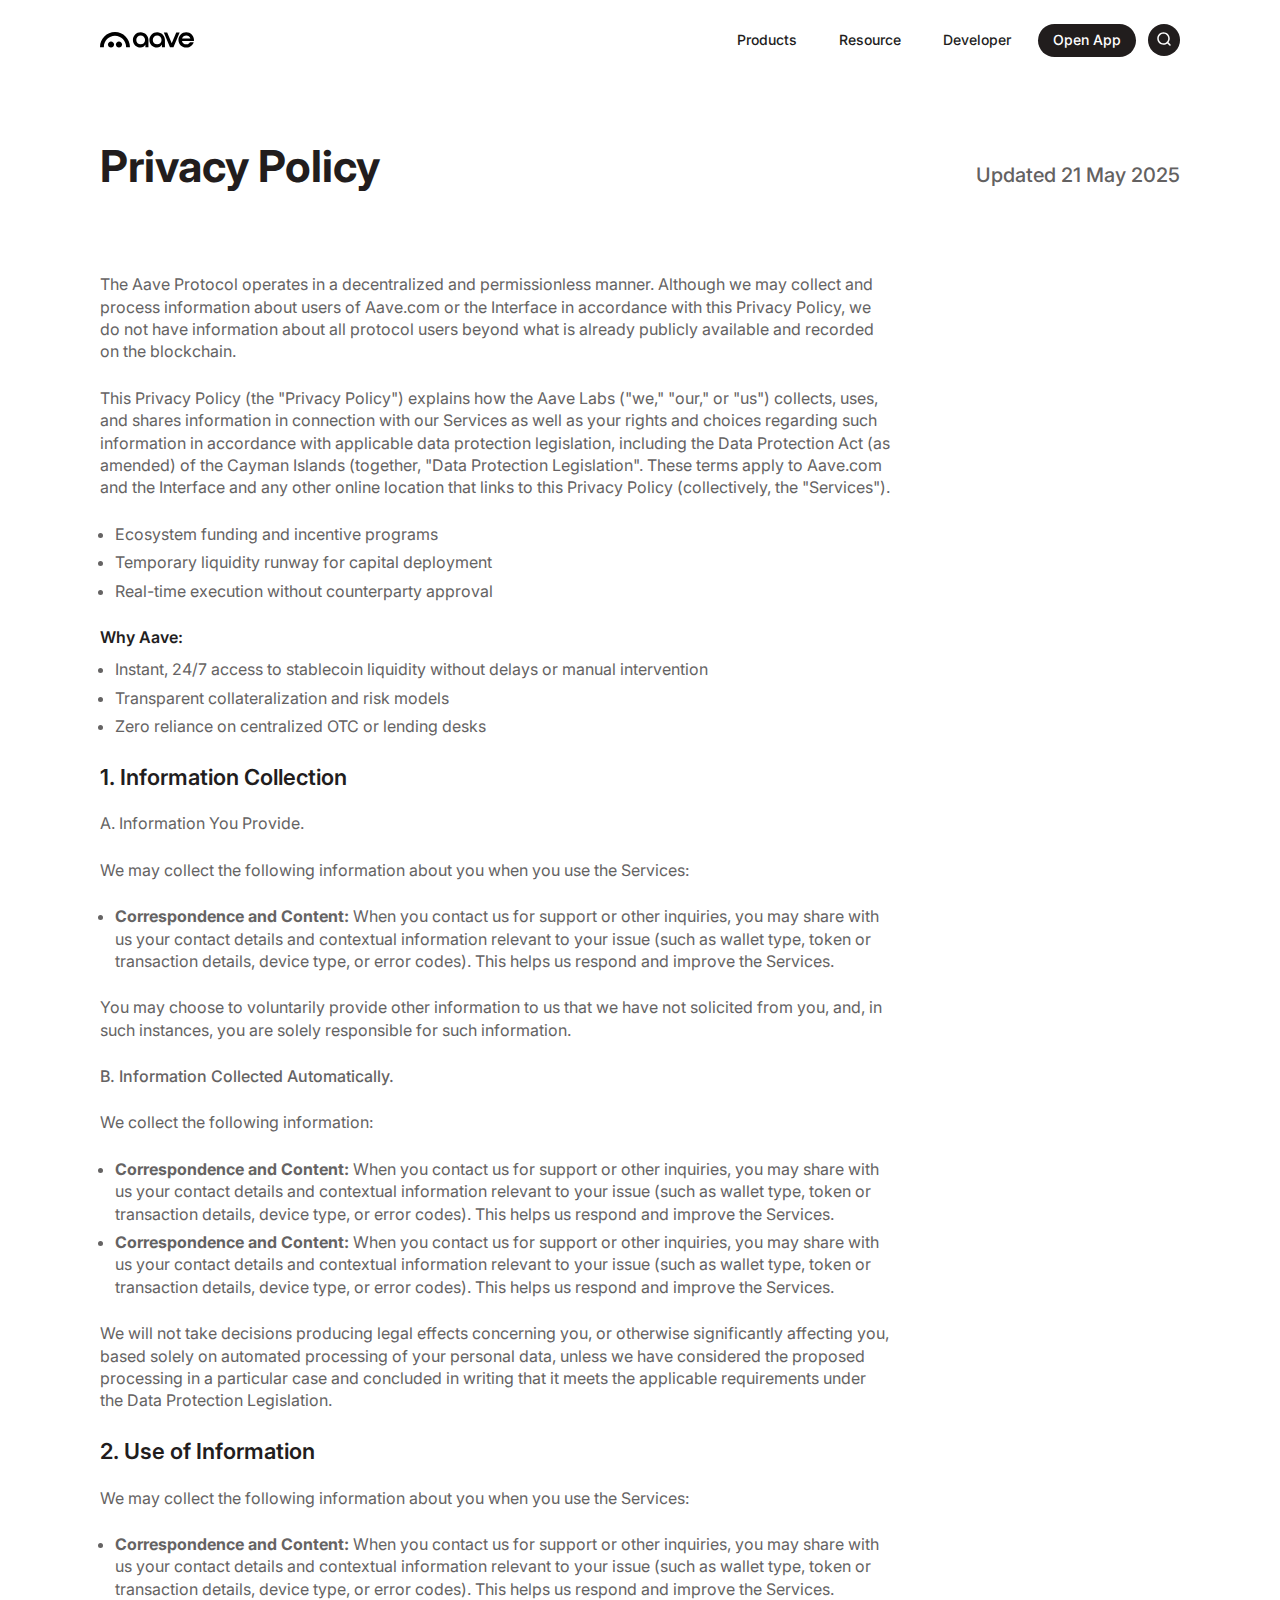
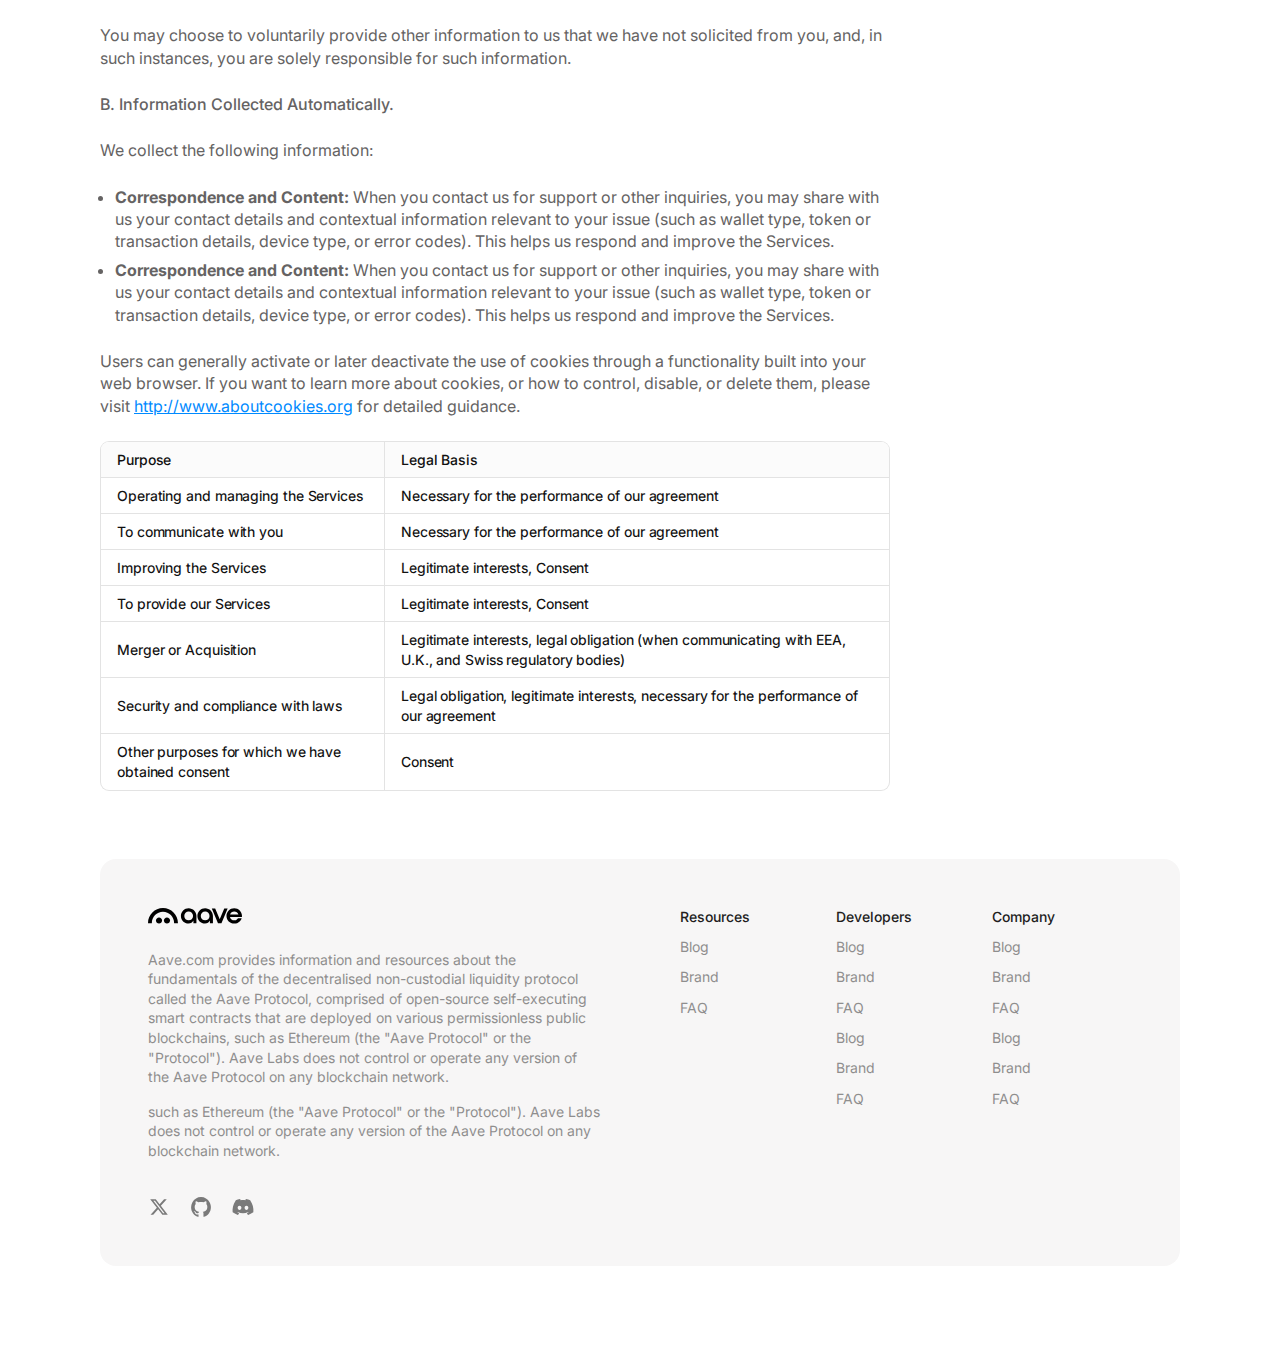
<file: privacy-policy.html>
<!DOCTYPE html>
<html lang="en">
  <head>
    <meta charset="UTF-8" />
    <meta name="viewport" content="width=device-width, initial-scale=1.0" />
    <title>Privacy-policy</title>
    <link rel="stylesheet" href="./assets/css/main.css" />
  </head>
  <body>
    <!-- Header Markup Start -->
    <header class="header-area" id="mainHeader">
      <div class="container">
        <div class="header-content flex items-center justify-between">
          <div class="logo inline-flex items-center">
            <a href="/" class="inline-block"
              ><img class="max-w-full" src="./assets/images/logo.svg" alt=""
            /></a>
          </div>
          <button class="mobile-menu-btn" aria-expanded="false">
            <svg
              xmlns="http://www.w3.org/2000/svg"
              fill="none"
              viewBox="0 0 24 24"
              stroke-width="1.5"
              stroke="currentColor"
              class="size-6"
            >
              <path
                stroke-linecap="round"
                stroke-linejoin="round"
                d="M3.75 6.75h16.5M3.75 12h16.5m-16.5 5.25h16.5"
              />
            </svg>
          </button>
          <div class="offcanvas-overlay"></div>
          <nav class="offcanvas-menu">
            <ul class="main-menu flex items-center">
              <li><a href="#">Products</a></li>
              <li><a href="#">Resource</a></li>
              <li><a href="#">Developer</a></li>
              <li><a href="#" class="cs-btn">Open App</a></li>
              <li>
                <button class="icon-btn">
                  <svg
                    width="16"
                    height="16"
                    viewBox="0 0 16 16"
                    xmlns="http://www.w3.org/2000/svg"
                    fill="#fff"
                  >
                    <path
                      d="M2.75 7.5C2.75 4.87665 4.87665 2.75 7.5 2.75C10.1234 2.75 12.25 4.87665 12.25 7.5C12.25 10.1234 10.1234 12.25 7.5 12.25C4.87665 12.25 2.75 10.1234 2.75 7.5ZM7.5 1.25C4.04822 1.25 1.25 4.04822 1.25 7.5C1.25 10.9518 4.04822 13.75 7.5 13.75C8.95561 13.75 10.295 13.2524 11.3573 12.418L13.4697 14.5303C13.7626 14.8232 14.2374 14.8232 14.5303 14.5303C14.8232 14.2374 14.8232 13.7626 14.5303 13.4697L12.418 11.3573C13.2524 10.295 13.75 8.95561 13.75 7.5C13.75 4.04822 10.9518 1.25 7.5 1.25Z"
                    ></path>
                  </svg>
                </button>
              </li>
            </ul>
          </nav>
        </div>
      </div>
    </header>
    <!-- Header Markup End -->

    <div class="general-hero case-study-inner-area privacy-pge">
      <div class="container">
        <div class="title-flex style-3 flex items-center justify-between">
          <h1 class="page-title">Privacy Policy</h1>
          <p class="subtitle">Updated 21 May 2025</p>
        </div>

        <div class="one-third-g">
          <div class="blog-details-wrapper">
            <div class="outer-blog-blk">
              <p>
                The Aave Protocol operates in a decentralized and permissionless
                manner. Although we may collect and process information about
                users of Aave.com or the Interface in accordance with this
                Privacy Policy, we do not have information about all protocol
                users beyond what is already publicly available and recorded on
                the blockchain.
              </p>
              <p>
                This Privacy Policy (the "Privacy Policy") explains how the Aave
                Labs ("we," "our," or "us") collects, uses, and shares
                information in connection with our Services as well as your
                rights and choices regarding such information in accordance with
                applicable data protection legislation, including the Data
                Protection Act (as amended) of the Cayman Islands (together,
                "Data Protection Legislation". These terms apply to Aave.com and
                the Interface and any other online location that links to this
                Privacy Policy (collectively, the "Services").
              </p>
              <div class="cmn-list">
                <ul>
                  <li>Ecosystem funding and incentive programs</li>
                  <li>Temporary liquidity runway for capital deployment</li>
                  <li>Real-time execution without counterparty approval</li>
                </ul>
              </div>
              <div class="cmn-list">
                <h5>Why Aave:</h5>
                <ul>
                  <li>
                    Instant, 24/7 access to stablecoin liquidity without delays
                    or manual intervention
                  </li>
                  <li>Transparent collateralization and risk models</li>
                  <li>Zero reliance on centralized OTC or lending desks</li>
                </ul>
              </div>
            </div>
            <div class="outer-blog-blk">
              <h3>1. Information Collection</h3>
              <p>A. Information You Provide.</p>
              <p>
                We may collect the following information about you when you use
                the Services:
              </p>
              <div class="cmn-list">
                <ul>
                  <li>
                    <strong>Correspondence and Content:</strong> When you
                    contact us for support or other inquiries, you may share
                    with us your contact details and contextual information
                    relevant to your issue (such as wallet type, token or
                    transaction details, device type, or error codes). This
                    helps us respond and improve the Services.
                  </li>
                </ul>
              </div>
              <p>
                You may choose to voluntarily provide other information to us
                that we have not solicited from you, and, in such instances, you
                are solely responsible for such information.
              </p>
              <p>
                <span class="medium"
                  >B. Information Collected Automatically.</span
                >
              </p>
              <p>We collect the following information:</p>
              <div class="cmn-list">
                <ul>
                  <li>
                    <strong>Correspondence and Content:</strong> When you
                    contact us for support or other inquiries, you may share
                    with us your contact details and contextual information
                    relevant to your issue (such as wallet type, token or
                    transaction details, device type, or error codes). This
                    helps us respond and improve the Services.
                  </li>
                  <li>
                    <strong>Correspondence and Content:</strong> When you
                    contact us for support or other inquiries, you may share
                    with us your contact details and contextual information
                    relevant to your issue (such as wallet type, token or
                    transaction details, device type, or error codes). This
                    helps us respond and improve the Services.
                  </li>
                </ul>
              </div>
              <p>
                We will not take decisions producing legal effects concerning
                you, or otherwise significantly affecting you, based solely on
                automated processing of your personal data, unless we have
                considered the proposed processing in a particular case and
                concluded in writing that it meets the applicable requirements
                under the Data Protection Legislation.
              </p>
            </div>
            <div class="outer-blog-blk">
              <h3>2. Use of Information</h3>
              <p>
                We may collect the following information about you when you use
                the Services:
              </p>
              <div class="cmn-list">
                <ul>
                  <li>
                    <strong>Correspondence and Content:</strong> When you
                    contact us for support or other inquiries, you may share
                    with us your contact details and contextual information
                    relevant to your issue (such as wallet type, token or
                    transaction details, device type, or error codes). This
                    helps us respond and improve the Services.
                  </li>
                </ul>
              </div>
              <p>
                You may choose to voluntarily provide other information to us
                that we have not solicited from you, and, in such instances, you
                are solely responsible for such information.
              </p>
              <p>
                <span class="medium"
                  >B. Information Collected Automatically.</span
                >
              </p>
              <p>We collect the following information:</p>
              <div class="cmn-list">
                <ul>
                  <li>
                    <strong>Correspondence and Content:</strong> When you
                    contact us for support or other inquiries, you may share
                    with us your contact details and contextual information
                    relevant to your issue (such as wallet type, token or
                    transaction details, device type, or error codes). This
                    helps us respond and improve the Services.
                  </li>
                  <li>
                    <strong>Correspondence and Content:</strong> When you
                    contact us for support or other inquiries, you may share
                    with us your contact details and contextual information
                    relevant to your issue (such as wallet type, token or
                    transaction details, device type, or error codes). This
                    helps us respond and improve the Services.
                  </li>
                </ul>
              </div>
              <p>
                Users can generally activate or later deactivate the use of
                cookies through a functionality built into your web browser. If
                you want to learn more about cookies, or how to control,
                disable, or delete them, please visit
                <a href="#">http://www.aboutcookies.org</a> for detailed
                guidance.
              </p>
              <div class="tbl">
                <table>
                  <thead>
                    <tr>
                      <th>Purpose</th>
                      <th>Legal Basis</th>
                    </tr>
                  </thead>
                  <tbody>
                    <tr>
                      <td>Operating and managing the Services</td>
                      <td>Necessary for the performance of our agreement</td>
                    </tr>
                    <tr>
                      <td>To communicate with you</td>
                      <td>Necessary for the performance of our agreement</td>
                    </tr>
                    <tr>
                      <td>Improving the Services</td>
                      <td>Legitimate interests, Consent</td>
                    </tr>
                    <tr>
                      <td>To provide our Services</td>
                      <td>Legitimate interests, Consent</td>
                    </tr>
                    <tr>
                      <td>Merger or Acquisition</td>
                      <td>
                        Legitimate interests, legal obligation (when
                        communicating with EEA, U.K., and Swiss regulatory
                        bodies)
                      </td>
                    </tr>
                    <tr>
                      <td>Security and compliance with laws</td>
                      <td>
                        Legal obligation, legitimate interests, necessary for
                        the performance of our agreement
                      </td>
                    </tr>
                    <tr>
                      <td>Other purposes for which we have obtained consent</td>
                      <td>Consent</td>
                    </tr>
                  </tbody>
                </table>
              </div>
            </div>
          </div>
        </div>
      </div>
    </div>

    <!-- Footer Markup Start -->
    <div class="footer-area">
      <div class="container">
        <div class="footer-content grid grid-cols-2">
          <div class="ft-left">
            <a href="#" class="ft-logo inline-block"
              ><img class="max-w-full" src="./assets/images/logo.svg" alt=""
            /></a>
            <p>
              Aave.com provides information and resources about the fundamentals
              of the decentralised non-custodial liquidity protocol called the
              Aave Protocol, comprised of open-source self-executing smart
              contracts that are deployed on various permissionless public
              blockchains, such as Ethereum (the "Aave Protocol" or the
              "Protocol"). Aave Labs does not control or operate any version of
              the Aave Protocol on any blockchain network.
            </p>
            <p>
              such as Ethereum (the "Aave Protocol" or the "Protocol"). Aave
              Labs does not control or operate any version of the Aave Protocol
              on any blockchain network.
            </p>
            <ul class="social-icon">
              <li>
                <a href="#"><img src="./assets/images/twitter.svg" alt="" /></a>
              </li>
              <li>
                <a href="#">
                  <img src="./assets/images/github.svg" alt="" />
                </a>
              </li>
              <li>
                <a href="#">
                  <img src="./assets/images/discord.svg" alt="" />
                </a>
              </li>
            </ul>
          </div>

          <div class="ft-right grid grid-cols-3">
            <div class="ft-widget">
              <h5>Resources</h5>
              <ul class="ft-links">
                <li><a href="#">Blog</a></li>
                <li><a href="#">Brand</a></li>
                <li><a href="#">FAQ</a></li>
              </ul>
            </div>
            <div class="ft-widget">
              <h5>Developers</h5>
              <ul class="ft-links">
                <li><a href="#">Blog</a></li>
                <li><a href="#">Brand</a></li>
                <li><a href="#">FAQ</a></li>
                <li><a href="#">Blog</a></li>
                <li><a href="#">Brand</a></li>
                <li><a href="#">FAQ</a></li>
              </ul>
            </div>
            <div class="ft-widget">
              <h5>Company</h5>
              <ul class="ft-links">
                <li><a href="#">Blog</a></li>
                <li><a href="#">Brand</a></li>
                <li><a href="#">FAQ</a></li>
                <li><a href="#">Blog</a></li>
                <li><a href="#">Brand</a></li>
                <li><a href="#">FAQ</a></li>
              </ul>
            </div>
          </div>
        </div>
      </div>
    </div>
    <!-- Footer Markup End -->

    <!-- JS Here -->
    <script type="module" src="./assets/js/main.js"></script>
  </body>
</html>
</file>
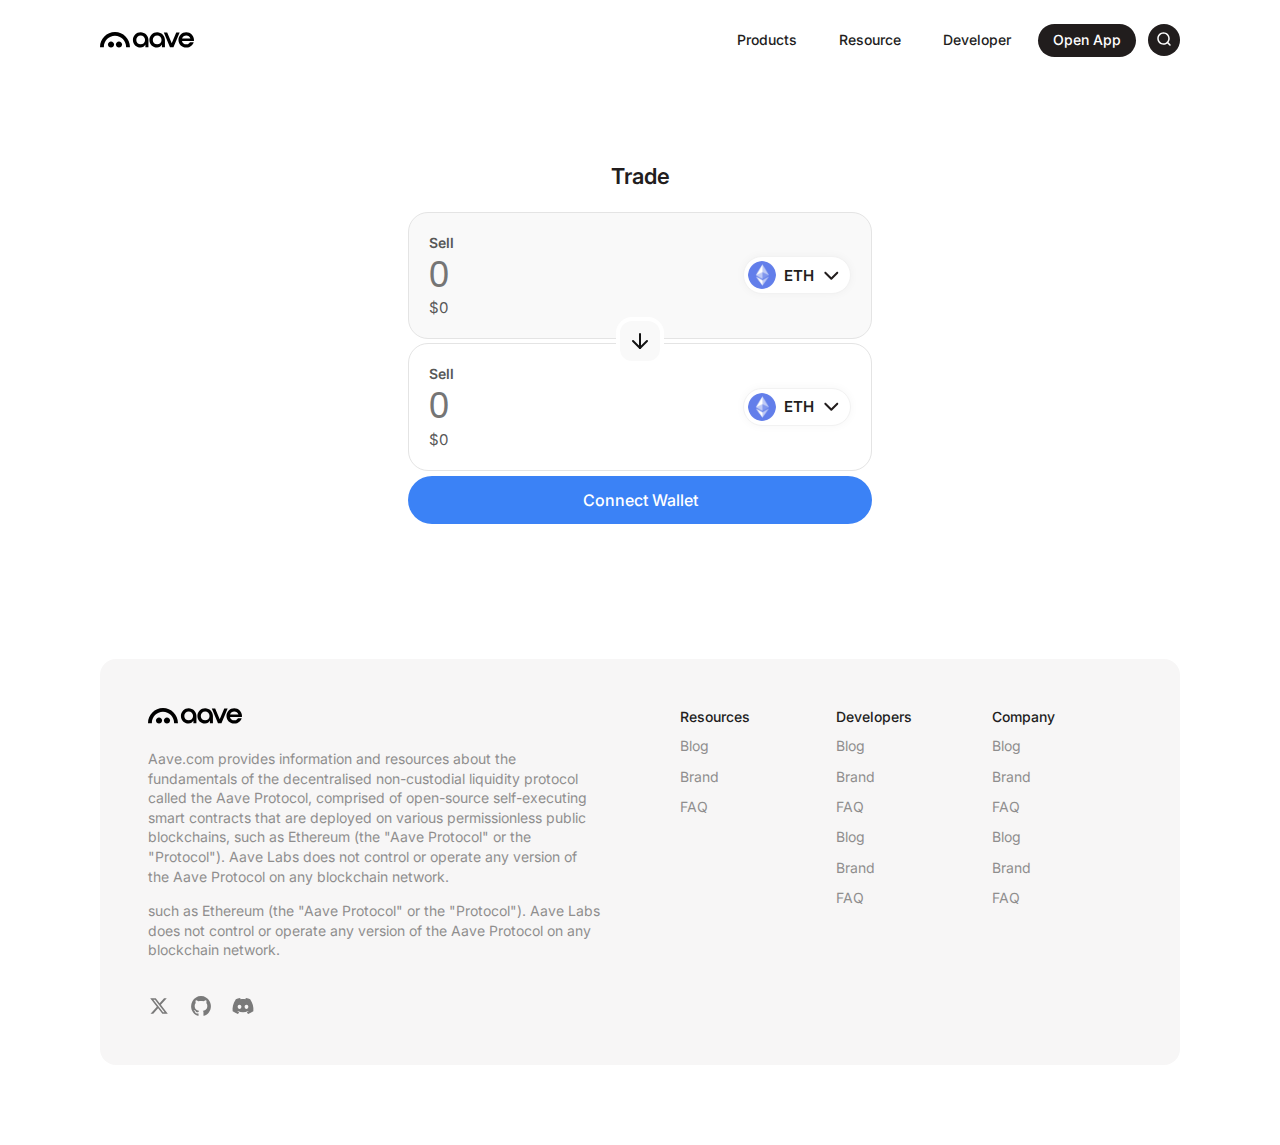
<file: swap.html>
<!DOCTYPE html>
<html lang="en">
  <head>
    <meta charset="UTF-8" />
    <meta name="viewport" content="width=device-width, initial-scale=1.0" />
    <title>Swap</title>
    <link rel="stylesheet" href="./assets/css/main.css" />
  </head>
  <body>
    <!-- Coin Select Modal -->
    <div class="coin-modal" id="coinModal">
      <div class="coin-modal-backdrop"></div>
      <div class="coin-modal-content">
        <button class="coin-modal-close" aria-label="Close">&times;</button>
        <h4 class="modal-title">Select a coin</h4>
        <ul class="coin-list">
          <li
            data-coin='{"logo":"./assets/images/eth.png","name":"Ethereum","short":"ETH"}'
          >
            <img src="./assets/images/eth.png" alt="Ethereum" />
            <span class="coin-full">Ethereum</span>
            <span class="coin-short">ETH</span>
          </li>
          <li
            data-coin='{"logo":"./assets/images/btc.png","name":"Bitcoin","short":"BTC"}'
          >
            <img src="./assets/images/btc.png" alt="Bitcoin" />
            <span class="coin-full">Bitcoin</span>
            <span class="coin-short">BTC</span>
          </li>
          <li
            data-coin='{"logo":"./assets/images/usdt.png","name":"Tether","short":"USDT"}'
          >
            <img src="./assets/images/usdt.png" alt="Tether" />
            <span class="coin-full">Tether</span>
            <span class="coin-short">USDT</span>
          </li>
          <li
            data-coin='{"logo":"./assets/images/usdt.png","name":"Tether","short":"USDT"}'
          >
            <img src="./assets/images/usdt.png" alt="Tether" />
            <span class="coin-full">Tether</span>
            <span class="coin-short">USDT</span>
          </li>
          <li
            data-coin='{"logo":"./assets/images/usdt.png","name":"Tether","short":"USDT"}'
          >
            <img src="./assets/images/usdt.png" alt="Tether" />
            <span class="coin-full">Tether</span>
            <span class="coin-short">USDT</span>
          </li>
          <li
            data-coin='{"logo":"./assets/images/usdt.png","name":"Tether","short":"USDT"}'
          >
            <img src="./assets/images/usdt.png" alt="Tether" />
            <span class="coin-full">Tether</span>
            <span class="coin-short">USDT</span>
          </li>
          <li
            data-coin='{"logo":"./assets/images/usdt.png","name":"Tether","short":"USDT"}'
          >
            <img src="./assets/images/usdt.png" alt="Tether" />
            <span class="coin-full">Tether</span>
            <span class="coin-short">USDT</span>
          </li>
          <li
            data-coin='{"logo":"./assets/images/usdt.png","name":"Tether","short":"USDT"}'
          >
            <img src="./assets/images/usdt.png" alt="Tether" />
            <span class="coin-full">Tether</span>
            <span class="coin-short">USDT</span>
          </li>
          <li
            data-coin='{"logo":"./assets/images/usdt.png","name":"Tether","short":"USDT"}'
          >
            <img src="./assets/images/usdt.png" alt="Tether" />
            <span class="coin-full">Tether</span>
            <span class="coin-short">USDT</span>
          </li>
          <li
            data-coin='{"logo":"./assets/images/usdt.png","name":"Tether","short":"USDT"}'
          >
            <img src="./assets/images/usdt.png" alt="Tether" />
            <span class="coin-full">Tether</span>
            <span class="coin-short">USDT</span>
          </li>
          <li
            data-coin='{"logo":"./assets/images/usdt.png","name":"Tether","short":"USDT"}'
          >
            <img src="./assets/images/usdt.png" alt="Tether" />
            <span class="coin-full">Tether</span>
            <span class="coin-short">USDT</span>
          </li>
          <li
            data-coin='{"logo":"./assets/images/usdt.png","name":"Tether","short":"USDT"}'
          >
            <img src="./assets/images/usdt.png" alt="Tether" />
            <span class="coin-full">Tether</span>
            <span class="coin-short">USDT</span>
          </li>
          <li
            data-coin='{"logo":"./assets/images/usdt.png","name":"Tether","short":"USDT"}'
          >
            <img src="./assets/images/usdt.png" alt="Tether" />
            <span class="coin-full">Tether</span>
            <span class="coin-short">USDT</span>
          </li>
          <li
            data-coin='{"logo":"./assets/images/usdt.png","name":"Tether","short":"USDT"}'
          >
            <img src="./assets/images/usdt.png" alt="Tether" />
            <span class="coin-full">Tether</span>
            <span class="coin-short">USDT</span>
          </li>
          <li
            data-coin='{"logo":"./assets/images/usdt.png","name":"Tether","short":"USDT"}'
          >
            <img src="./assets/images/usdt.png" alt="Tether" />
            <span class="coin-full">Tether</span>
            <span class="coin-short">USDT</span>
          </li>

          <!-- Add more coins as needed -->
        </ul>
      </div>
    </div>
    <!-- Modal Markup End  -->

    <!-- Header Markup Start -->
    <header class="header-area" id="mainHeader">
      <div class="container">
        <div class="header-content flex items-center justify-between">
          <div class="logo inline-flex items-center">
            <a href="/" class="inline-block"
              ><img class="max-w-full" src="./assets/images/logo.svg" alt=""
            /></a>
          </div>
          <button class="mobile-menu-btn" aria-expanded="false">
            <svg
              xmlns="http://www.w3.org/2000/svg"
              fill="none"
              viewBox="0 0 24 24"
              stroke-width="1.5"
              stroke="currentColor"
              class="size-6"
            >
              <path
                stroke-linecap="round"
                stroke-linejoin="round"
                d="M3.75 6.75h16.5M3.75 12h16.5m-16.5 5.25h16.5"
              />
            </svg>
          </button>
          <div class="offcanvas-overlay"></div>
          <nav class="offcanvas-menu">
            <ul class="main-menu flex items-center">
              <li><a href="#">Products</a></li>
              <li><a href="#">Resource</a></li>
              <li><a href="#">Developer</a></li>
              <li><a href="#" class="cs-btn">Open App</a></li>
              <li>
                <button class="icon-btn">
                  <svg
                    width="16"
                    height="16"
                    viewBox="0 0 16 16"
                    xmlns="http://www.w3.org/2000/svg"
                    fill="#fff"
                  >
                    <path
                      d="M2.75 7.5C2.75 4.87665 4.87665 2.75 7.5 2.75C10.1234 2.75 12.25 4.87665 12.25 7.5C12.25 10.1234 10.1234 12.25 7.5 12.25C4.87665 12.25 2.75 10.1234 2.75 7.5ZM7.5 1.25C4.04822 1.25 1.25 4.04822 1.25 7.5C1.25 10.9518 4.04822 13.75 7.5 13.75C8.95561 13.75 10.295 13.2524 11.3573 12.418L13.4697 14.5303C13.7626 14.8232 14.2374 14.8232 14.5303 14.5303C14.8232 14.2374 14.8232 13.7626 14.5303 13.4697L12.418 11.3573C13.2524 10.295 13.75 8.95561 13.75 7.5C13.75 4.04822 10.9518 1.25 7.5 1.25Z"
                    ></path>
                  </svg>
                </button>
              </li>
            </ul>
          </nav>
        </div>
      </div>
    </header>
    <!-- Header Markup End -->

    <div class="swap-area">
      <div class="container">
        <div class="swap-outer-most">
          <h4 class="tertiary-title text-center">Trade</h4>
          <div class="swap-outer-wrap">
            <button class="swap-btn">
              <svg
                viewBox="0 0 24 24"
                fill="none"
                stroke-width="2"
                style="
                  width: 24px;
                  height: 24px;
                  color: rgb(19, 19, 19);
                  transform: rotateZ(0deg);
                "
              >
                <path
                  d="M12 5V19"
                  stroke="currentColor"
                  stroke-width="2"
                  stroke-linecap="round"
                  stroke-linejoin="round"
                ></path>
                <path
                  d="M19 12L12 19L5 12"
                  stroke="currentColor"
                  stroke-width="2"
                  stroke-linecap="round"
                  stroke-linejoin="round"
                ></path>
              </svg>
            </button>
            <div class="swap-blk active">
              <div class="swap-blk-lf">
                <h6 class="field-title">Sell</h6>
                <input
                  type="number"
                  min="0"
                  step="any"
                  class="input"
                  placeholder="0"
                />
                <span class="amount">$0</span>
              </div>
              <div class="swap-blk-lr">
                <div class="select-trigger">
                  <img src="./assets/images/eth.png" alt="" />
                  <span class="value">ETH</span>
                  <span class="arow-icon"
                    ><svg
                      viewBox="0 0 24 24"
                      fill="none"
                      stroke-width="8"
                      style="
                        width: 24px;
                        height: 24px;
                        color: rgba(255, 255, 255, 0.65);
                      "
                    >
                      <path
                        d="M15.7071 5.29289C16.0976 5.68342 16.0976 6.31658 15.7071 6.70711L10.4142 12L15.7071 17.2929C16.0976 17.6834 16.0976 18.3166 15.7071 18.7071C15.3166 19.0976 14.6834 19.0976 14.2929 18.7071L8.2929 12.7071C7.9024 12.3166 7.9024 11.6834 8.2929 11.2929L14.2929 5.29289C14.6834 4.90237 15.3166 4.90237 15.7071 5.29289Z"
                        fill="#221d1d"
                        fill-rule="evenodd"
                        clip-rule="evenodd"
                      ></path>
                    </svg>
                  </span>
                </div>
              </div>
            </div>
            <div class="swap-blk">
              <div class="swap-blk-lf">
                <h6 class="field-title">Sell</h6>
                <input
                  type="number"
                  min="0"
                  step="any"
                  class="input"
                  placeholder="0"
                />
                <span class="amount">$0</span>
              </div>
              <div class="swap-blk-lr">
                <div class="select-trigger">
                  <img src="./assets/images/eth.png" alt="" />
                  <span class="value">ETH</span>
                  <span class="arow-icon"
                    ><svg
                      viewBox="0 0 24 24"
                      fill="none"
                      stroke-width="8"
                      style="
                        width: 24px;
                        height: 24px;
                        color: rgba(255, 255, 255, 0.65);
                      "
                    >
                      <path
                        d="M15.7071 5.29289C16.0976 5.68342 16.0976 6.31658 15.7071 6.70711L10.4142 12L15.7071 17.2929C16.0976 17.6834 16.0976 18.3166 15.7071 18.7071C15.3166 19.0976 14.6834 19.0976 14.2929 18.7071L8.2929 12.7071C7.9024 12.3166 7.9024 11.6834 8.2929 11.2929L14.2929 5.29289C14.6834 4.90237 15.3166 4.90237 15.7071 5.29289Z"
                        fill="#221d1d"
                        fill-rule="evenodd"
                        clip-rule="evenodd"
                      ></path>
                    </svg>
                  </span>
                </div>
              </div>
            </div>
          </div>
          <button class="cs-btn style-6 w-full">Connect Wallet</button>
        </div>
      </div>
    </div>

    <!-- Footer Markup Start -->
    <div class="footer-area">
      <div class="container">
        <div class="footer-content grid grid-cols-2">
          <div class="ft-left">
            <a href="#" class="ft-logo inline-block"
              ><img class="max-w-full" src="./assets/images/logo.svg" alt=""
            /></a>
            <p>
              Aave.com provides information and resources about the fundamentals
              of the decentralised non-custodial liquidity protocol called the
              Aave Protocol, comprised of open-source self-executing smart
              contracts that are deployed on various permissionless public
              blockchains, such as Ethereum (the "Aave Protocol" or the
              "Protocol"). Aave Labs does not control or operate any version of
              the Aave Protocol on any blockchain network.
            </p>
            <p>
              such as Ethereum (the "Aave Protocol" or the "Protocol"). Aave
              Labs does not control or operate any version of the Aave Protocol
              on any blockchain network.
            </p>
            <ul class="social-icon">
              <li>
                <a href="#"><img src="./assets/images/twitter.svg" alt="" /></a>
              </li>
              <li>
                <a href="#">
                  <img src="./assets/images/github.svg" alt="" />
                </a>
              </li>
              <li>
                <a href="#">
                  <img src="./assets/images/discord.svg" alt="" />
                </a>
              </li>
            </ul>
          </div>

          <div class="ft-right grid grid-cols-3">
            <div class="ft-widget">
              <h5>Resources</h5>
              <ul class="ft-links">
                <li><a href="#">Blog</a></li>
                <li><a href="#">Brand</a></li>
                <li><a href="#">FAQ</a></li>
              </ul>
            </div>
            <div class="ft-widget">
              <h5>Developers</h5>
              <ul class="ft-links">
                <li><a href="#">Blog</a></li>
                <li><a href="#">Brand</a></li>
                <li><a href="#">FAQ</a></li>
                <li><a href="#">Blog</a></li>
                <li><a href="#">Brand</a></li>
                <li><a href="#">FAQ</a></li>
              </ul>
            </div>
            <div class="ft-widget">
              <h5>Company</h5>
              <ul class="ft-links">
                <li><a href="#">Blog</a></li>
                <li><a href="#">Brand</a></li>
                <li><a href="#">FAQ</a></li>
                <li><a href="#">Blog</a></li>
                <li><a href="#">Brand</a></li>
                <li><a href="#">FAQ</a></li>
              </ul>
            </div>
          </div>
        </div>
      </div>
    </div>
    <!-- Footer Markup End -->

    <!-- JS Here -->
    <script type="module" src="./assets/js/main.js"></script>
  </body>
</html>
</file>
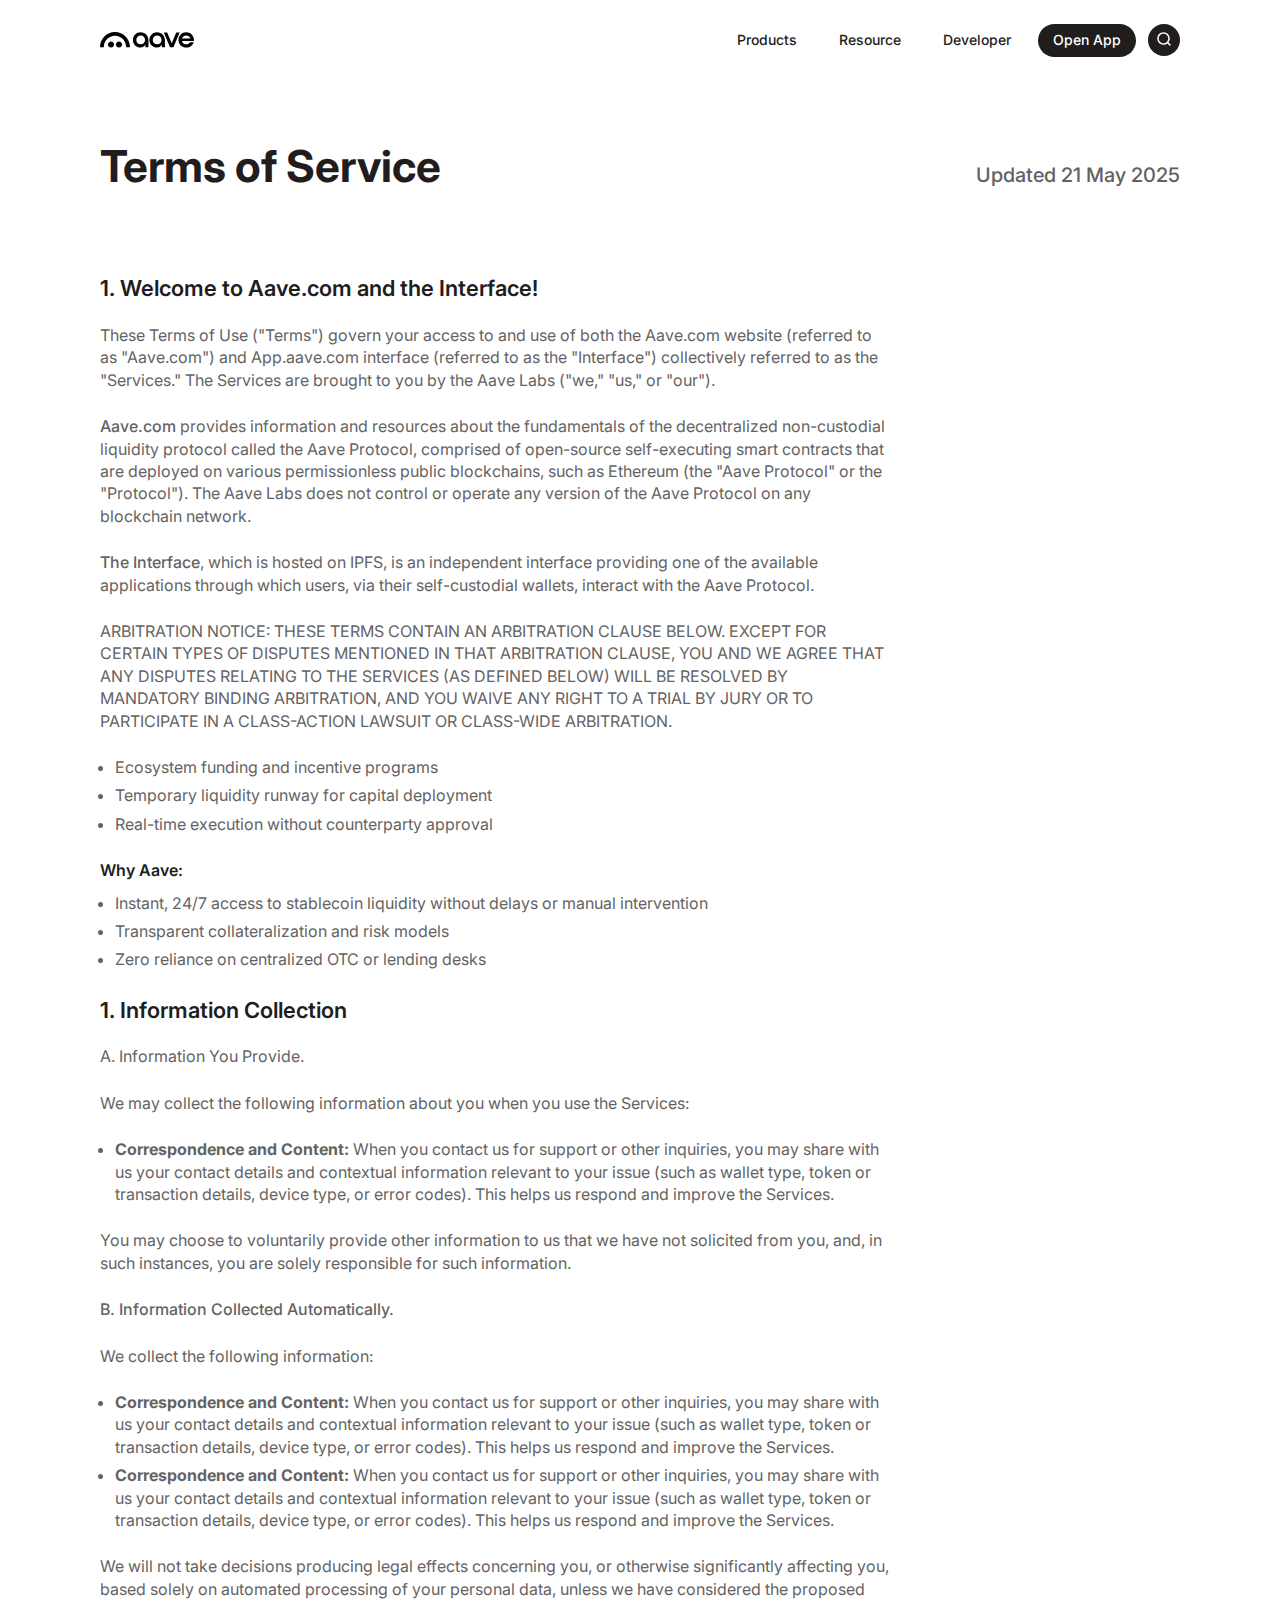
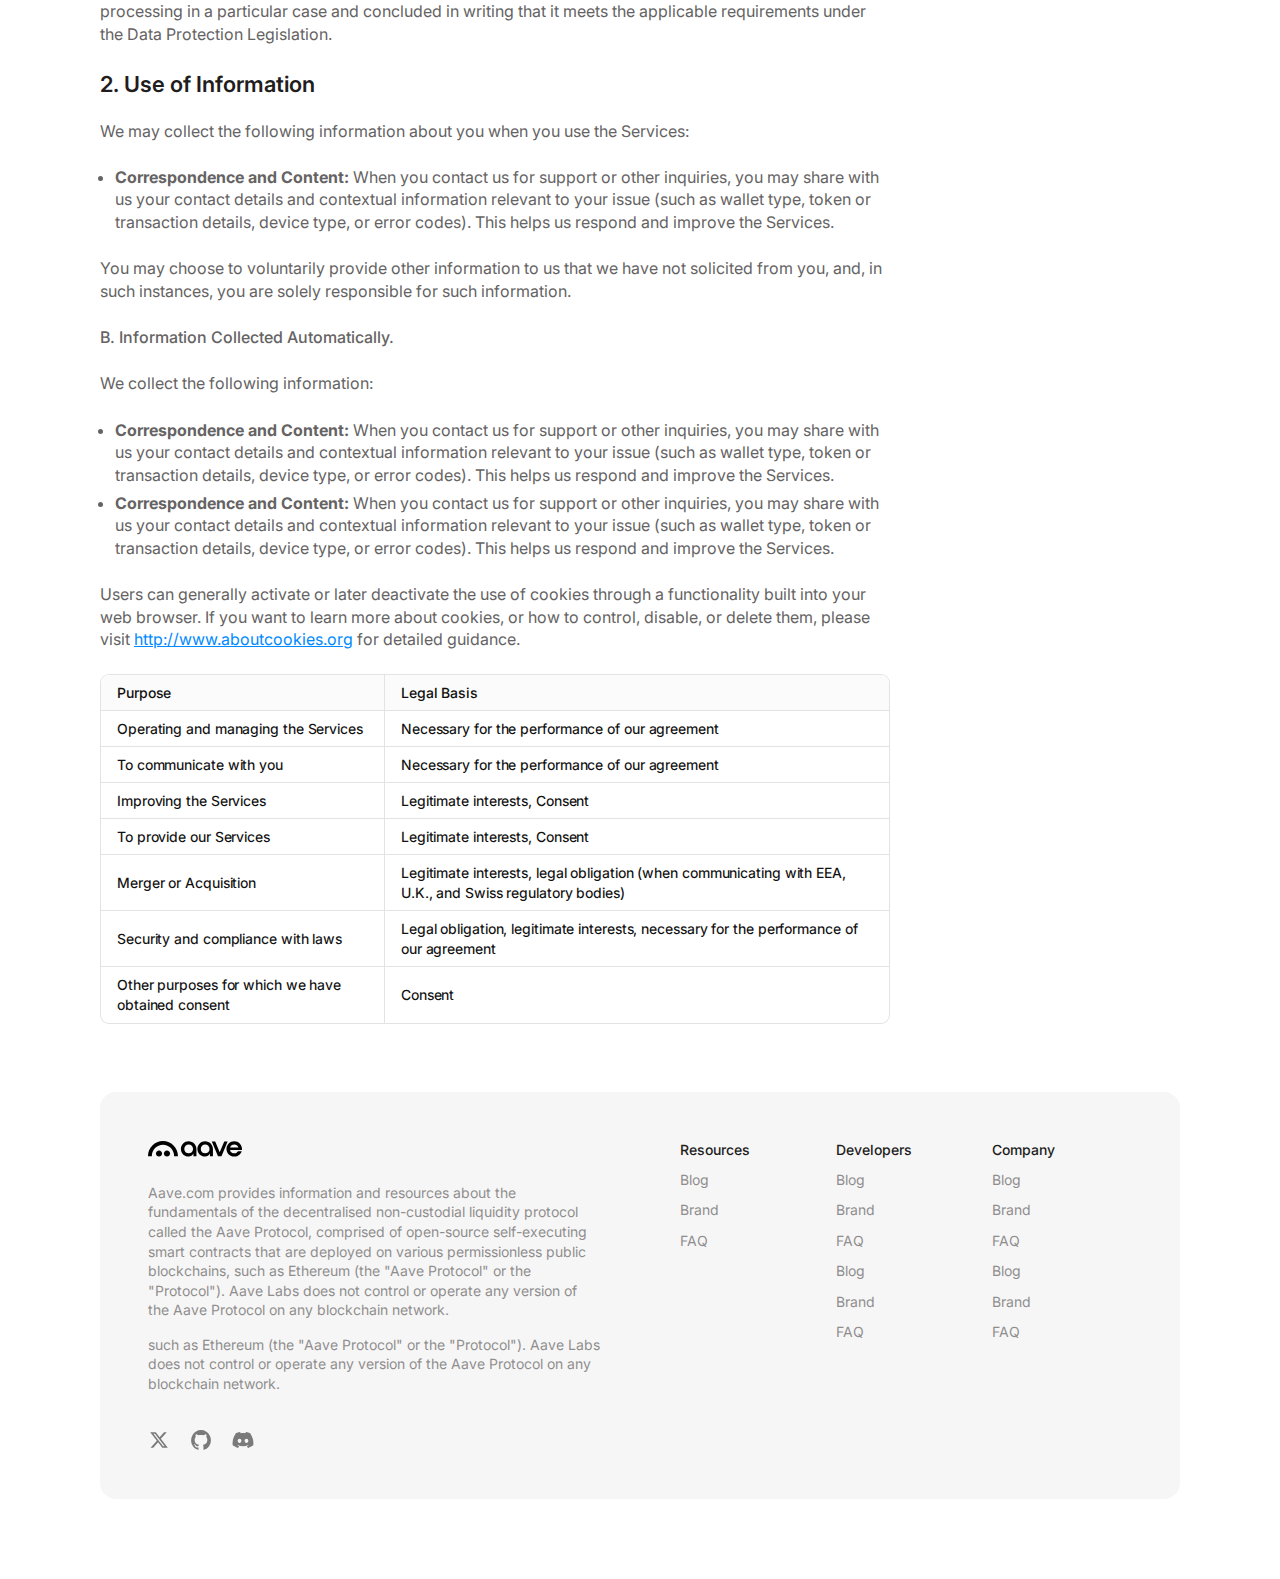
<file: terms-of-service.html>
<!DOCTYPE html>
<html lang="en">
  <head>
    <meta charset="UTF-8" />
    <meta name="viewport" content="width=device-width, initial-scale=1.0" />
    <title>Privacy-policy</title>
    <link rel="stylesheet" href="./assets/css/main.css" />
  </head>
  <body>
    <!-- Header Markup Start -->
    <header class="header-area" id="mainHeader">
      <div class="container">
        <div class="header-content flex items-center justify-between">
          <div class="logo inline-flex items-center">
            <a href="/" class="inline-block"
              ><img class="max-w-full" src="./assets/images/logo.svg" alt=""
            /></a>
          </div>
          <button class="mobile-menu-btn" aria-expanded="false">
            <svg
              xmlns="http://www.w3.org/2000/svg"
              fill="none"
              viewBox="0 0 24 24"
              stroke-width="1.5"
              stroke="currentColor"
              class="size-6"
            >
              <path
                stroke-linecap="round"
                stroke-linejoin="round"
                d="M3.75 6.75h16.5M3.75 12h16.5m-16.5 5.25h16.5"
              />
            </svg>
          </button>
          <div class="offcanvas-overlay"></div>
          <nav class="offcanvas-menu">
            <ul class="main-menu flex items-center">
              <li><a href="#">Products</a></li>
              <li><a href="#">Resource</a></li>
              <li><a href="#">Developer</a></li>
              <li><a href="#" class="cs-btn">Open App</a></li>
              <li>
                <button class="icon-btn">
                  <svg
                    width="16"
                    height="16"
                    viewBox="0 0 16 16"
                    xmlns="http://www.w3.org/2000/svg"
                    fill="#fff"
                  >
                    <path
                      d="M2.75 7.5C2.75 4.87665 4.87665 2.75 7.5 2.75C10.1234 2.75 12.25 4.87665 12.25 7.5C12.25 10.1234 10.1234 12.25 7.5 12.25C4.87665 12.25 2.75 10.1234 2.75 7.5ZM7.5 1.25C4.04822 1.25 1.25 4.04822 1.25 7.5C1.25 10.9518 4.04822 13.75 7.5 13.75C8.95561 13.75 10.295 13.2524 11.3573 12.418L13.4697 14.5303C13.7626 14.8232 14.2374 14.8232 14.5303 14.5303C14.8232 14.2374 14.8232 13.7626 14.5303 13.4697L12.418 11.3573C13.2524 10.295 13.75 8.95561 13.75 7.5C13.75 4.04822 10.9518 1.25 7.5 1.25Z"
                    ></path>
                  </svg>
                </button>
              </li>
            </ul>
          </nav>
        </div>
      </div>
    </header>
    <!-- Header Markup End -->

    <div class="general-hero case-study-inner-area privacy-pge">
      <div class="container">
        <div class="title-flex style-3 flex items-center justify-between">
          <h1 class="page-title">Terms of Service</h1>
          <p class="subtitle">Updated 21 May 2025</p>
        </div>

        <div class="one-third-g">
          <div class="blog-details-wrapper">
            <div class="outer-blog-blk">
              <h3>1. Welcome to Aave.com and the Interface!</h3>
              <p>
                These Terms of Use ("Terms") govern your access to and use of
                both the Aave.com website (referred to as "Aave.com") and
                App.aave.com interface (referred to as the "Interface")
                collectively referred to as the "Services." The Services are
                brought to you by the Aave Labs ("we," "us," or "our").
              </p>
              <p>
                <span class="medium"> Aave.com</span> provides information and
                resources about the fundamentals of the decentralized
                non-custodial liquidity protocol called the Aave Protocol,
                comprised of open-source self-executing smart contracts that are
                deployed on various permissionless public blockchains, such as
                Ethereum (the "Aave Protocol" or the "Protocol"). The Aave Labs
                does not control or operate any version of the Aave Protocol on
                any blockchain network.
              </p>
              <p>
                <span class="medium">The Interface</span>, which is hosted on
                IPFS, is an independent interface providing one of the available
                applications through which users, via their self-custodial
                wallets, interact with the Aave Protocol.
              </p>
              <p class="uppercase">
                <span>ARBITRATION NOTICE:</span> THESE TERMS CONTAIN AN
                ARBITRATION CLAUSE BELOW. EXCEPT FOR CERTAIN TYPES OF DISPUTES
                MENTIONED IN THAT ARBITRATION CLAUSE, YOU AND WE AGREE THAT ANY
                DISPUTES RELATING TO THE SERVICES (AS DEFINED BELOW) WILL BE
                RESOLVED BY MANDATORY BINDING ARBITRATION, AND YOU WAIVE ANY
                RIGHT TO A TRIAL BY JURY OR TO PARTICIPATE IN A CLASS-ACTION
                LAWSUIT OR CLASS-WIDE ARBITRATION.
              </p>
              <div class="cmn-list">
                <ul>
                  <li>Ecosystem funding and incentive programs</li>
                  <li>Temporary liquidity runway for capital deployment</li>
                  <li>Real-time execution without counterparty approval</li>
                </ul>
              </div>
              <div class="cmn-list">
                <h5>Why Aave:</h5>
                <ul>
                  <li>
                    Instant, 24/7 access to stablecoin liquidity without delays
                    or manual intervention
                  </li>
                  <li>Transparent collateralization and risk models</li>
                  <li>Zero reliance on centralized OTC or lending desks</li>
                </ul>
              </div>
            </div>
            <div class="outer-blog-blk">
              <h3>1. Information Collection</h3>
              <p>A. Information You Provide.</p>
              <p>
                We may collect the following information about you when you use
                the Services:
              </p>
              <div class="cmn-list">
                <ul>
                  <li>
                    <strong>Correspondence and Content:</strong> When you
                    contact us for support or other inquiries, you may share
                    with us your contact details and contextual information
                    relevant to your issue (such as wallet type, token or
                    transaction details, device type, or error codes). This
                    helps us respond and improve the Services.
                  </li>
                </ul>
              </div>
              <p>
                You may choose to voluntarily provide other information to us
                that we have not solicited from you, and, in such instances, you
                are solely responsible for such information.
              </p>
              <p>
                <span class="medium"
                  >B. Information Collected Automatically.</span
                >
              </p>
              <p>We collect the following information:</p>
              <div class="cmn-list">
                <ul>
                  <li>
                    <strong>Correspondence and Content:</strong> When you
                    contact us for support or other inquiries, you may share
                    with us your contact details and contextual information
                    relevant to your issue (such as wallet type, token or
                    transaction details, device type, or error codes). This
                    helps us respond and improve the Services.
                  </li>
                  <li>
                    <strong>Correspondence and Content:</strong> When you
                    contact us for support or other inquiries, you may share
                    with us your contact details and contextual information
                    relevant to your issue (such as wallet type, token or
                    transaction details, device type, or error codes). This
                    helps us respond and improve the Services.
                  </li>
                </ul>
              </div>
              <p>
                We will not take decisions producing legal effects concerning
                you, or otherwise significantly affecting you, based solely on
                automated processing of your personal data, unless we have
                considered the proposed processing in a particular case and
                concluded in writing that it meets the applicable requirements
                under the Data Protection Legislation.
              </p>
            </div>
            <div class="outer-blog-blk">
              <h3>2. Use of Information</h3>
              <p>
                We may collect the following information about you when you use
                the Services:
              </p>
              <div class="cmn-list">
                <ul>
                  <li>
                    <strong>Correspondence and Content:</strong> When you
                    contact us for support or other inquiries, you may share
                    with us your contact details and contextual information
                    relevant to your issue (such as wallet type, token or
                    transaction details, device type, or error codes). This
                    helps us respond and improve the Services.
                  </li>
                </ul>
              </div>
              <p>
                You may choose to voluntarily provide other information to us
                that we have not solicited from you, and, in such instances, you
                are solely responsible for such information.
              </p>
              <p>
                <span class="medium"
                  >B. Information Collected Automatically.</span
                >
              </p>
              <p>We collect the following information:</p>
              <div class="cmn-list">
                <ul>
                  <li>
                    <strong>Correspondence and Content:</strong> When you
                    contact us for support or other inquiries, you may share
                    with us your contact details and contextual information
                    relevant to your issue (such as wallet type, token or
                    transaction details, device type, or error codes). This
                    helps us respond and improve the Services.
                  </li>
                  <li>
                    <strong>Correspondence and Content:</strong> When you
                    contact us for support or other inquiries, you may share
                    with us your contact details and contextual information
                    relevant to your issue (such as wallet type, token or
                    transaction details, device type, or error codes). This
                    helps us respond and improve the Services.
                  </li>
                </ul>
              </div>
              <p>
                Users can generally activate or later deactivate the use of
                cookies through a functionality built into your web browser. If
                you want to learn more about cookies, or how to control,
                disable, or delete them, please visit
                <a href="#">http://www.aboutcookies.org</a> for detailed
                guidance.
              </p>
              <div class="tbl">
                <table>
                  <thead>
                    <tr>
                      <th>Purpose</th>
                      <th>Legal Basis</th>
                    </tr>
                  </thead>
                  <tbody>
                    <tr>
                      <td>Operating and managing the Services</td>
                      <td>Necessary for the performance of our agreement</td>
                    </tr>
                    <tr>
                      <td>To communicate with you</td>
                      <td>Necessary for the performance of our agreement</td>
                    </tr>
                    <tr>
                      <td>Improving the Services</td>
                      <td>Legitimate interests, Consent</td>
                    </tr>
                    <tr>
                      <td>To provide our Services</td>
                      <td>Legitimate interests, Consent</td>
                    </tr>
                    <tr>
                      <td>Merger or Acquisition</td>
                      <td>
                        Legitimate interests, legal obligation (when
                        communicating with EEA, U.K., and Swiss regulatory
                        bodies)
                      </td>
                    </tr>
                    <tr>
                      <td>Security and compliance with laws</td>
                      <td>
                        Legal obligation, legitimate interests, necessary for
                        the performance of our agreement
                      </td>
                    </tr>
                    <tr>
                      <td>Other purposes for which we have obtained consent</td>
                      <td>Consent</td>
                    </tr>
                  </tbody>
                </table>
              </div>
            </div>
          </div>
        </div>
      </div>
    </div>

    <!-- Footer Markup Start -->
    <div class="footer-area">
      <div class="container">
        <div class="footer-content grid grid-cols-2">
          <div class="ft-left">
            <a href="#" class="ft-logo inline-block"
              ><img class="max-w-full" src="./assets/images/logo.svg" alt=""
            /></a>
            <p>
              Aave.com provides information and resources about the fundamentals
              of the decentralised non-custodial liquidity protocol called the
              Aave Protocol, comprised of open-source self-executing smart
              contracts that are deployed on various permissionless public
              blockchains, such as Ethereum (the "Aave Protocol" or the
              "Protocol"). Aave Labs does not control or operate any version of
              the Aave Protocol on any blockchain network.
            </p>
            <p>
              such as Ethereum (the "Aave Protocol" or the "Protocol"). Aave
              Labs does not control or operate any version of the Aave Protocol
              on any blockchain network.
            </p>
            <ul class="social-icon">
              <li>
                <a href="#"><img src="./assets/images/twitter.svg" alt="" /></a>
              </li>
              <li>
                <a href="#">
                  <img src="./assets/images/github.svg" alt="" />
                </a>
              </li>
              <li>
                <a href="#">
                  <img src="./assets/images/discord.svg" alt="" />
                </a>
              </li>
            </ul>
          </div>

          <div class="ft-right grid grid-cols-3">
            <div class="ft-widget">
              <h5>Resources</h5>
              <ul class="ft-links">
                <li><a href="#">Blog</a></li>
                <li><a href="#">Brand</a></li>
                <li><a href="#">FAQ</a></li>
              </ul>
            </div>
            <div class="ft-widget">
              <h5>Developers</h5>
              <ul class="ft-links">
                <li><a href="#">Blog</a></li>
                <li><a href="#">Brand</a></li>
                <li><a href="#">FAQ</a></li>
                <li><a href="#">Blog</a></li>
                <li><a href="#">Brand</a></li>
                <li><a href="#">FAQ</a></li>
              </ul>
            </div>
            <div class="ft-widget">
              <h5>Company</h5>
              <ul class="ft-links">
                <li><a href="#">Blog</a></li>
                <li><a href="#">Brand</a></li>
                <li><a href="#">FAQ</a></li>
                <li><a href="#">Blog</a></li>
                <li><a href="#">Brand</a></li>
                <li><a href="#">FAQ</a></li>
              </ul>
            </div>
          </div>
        </div>
      </div>
    </div>
    <!-- Footer Markup End -->

    <!-- JS Here -->
    <script type="module" src="./assets/js/main.js"></script>
  </body>
</html>
</file>
<file: assets/css/main.css>
@import url("https://fonts.googleapis.com/css2?family=Inter:ital,opsz,wght@0,14..32,100..900;1,14..32,100..900&display=swap");
/* Utility Css Start */
:root {
  --gray400: #636161;
}
* {
  box-sizing: border-box;
  margin: 0;
  padding: 0;
}
html {
  line-height: 1.4;
  -webkit-text-size-adjust: 100%;
}

body {
  font-family: "Inter", sans-serif;
  color: #221d1d;
}
h1 {
  font-size: 48px;
  margin-bottom: 16px;
}
ul,
ol,
li {
  list-style: none;
}
a {
  color: inherit;
  text-decoration: none;
  display: inline-block;
}
.max-w-full {
  max-width: 100%;
}
/* Flex utilities */
.inline-block {
  display: inline-block;
}
.block {
  display: block;
}
.flex {
  display: flex;
}
.inline-flex {
  display: inline-flex;
}
.flex-row {
  flex-direction: row;
}
.flex-col {
  flex-direction: column;
}
.items-center {
  align-items: center;
}
.items-start {
  align-items: flex-start;
}
.items-end {
  align-items: flex-end;
}
.justify-center {
  justify-content: center;
}
.justify-between {
  justify-content: space-between;
}
.justify-around {
  justify-content: space-around;
}
.justify-start {
  justify-content: flex-start;
}
.justify-end {
  justify-content: flex-end;
}
.uppercase {
  text-transform: uppercase;
}
/* Grid utilities */
.grid {
  display: grid;
}
.grid-cols-1 {
  grid-template-columns: repeat(1, minmax(0, 1fr));
}
.grid-cols-2 {
  grid-template-columns: repeat(2, minmax(0, 1fr));
}
.grid-cols-3 {
  grid-template-columns: repeat(3, minmax(0, 1fr));
}
.grid-cols-4 {
  grid-template-columns: repeat(4, minmax(0, 1fr));
}
.grid-cols-5 {
  grid-template-columns: repeat(5, minmax(0, 1fr));
}
/* Text alignment */
.text-center {
  text-align: center;
}
.text-left {
  text-align: left;
}
.text-right {
  text-align: right;
}

/* Width utilities */
.w-full {
  width: 100%;
}
.h-full {
  height: 100%;
}
.h-screen {
  height: 100vh;
}
/* Utility Css End */

.container {
  max-width: 1112px;
  margin-left: auto;
  margin-right: auto;
  padding: 0 16px;
}
.header-area {
  padding: 24px 0;
  position: sticky;
  top: 0;
  z-index: 100;
  background: #fff;
  transition: box-shadow, padding 0.2s;
}
.header-area.sticky {
  box-shadow: rgba(0, 0, 0, 0.06) 0px 1px 0px 0px;
  padding: 15px 0;
}
.logo a img {
  display: block;
}
.main-menu li a {
  padding: 9px 15px;
  font-size: 14px;
  font-weight: 500;
  line-height: 105%;
  border-radius: 50px;
  transition: background-color 0.15s ease;
}
.main-menu li a:hover {
  background-color: #f8f8f8;
}
.main-menu li:not(:last-child) {
  margin-right: 12px;
}
.main-menu li a.cs-btn {
  background-color: #211d1d;
  color: #fff;
}
.main-menu li a.cs-btn:hover,
.icon-btn:hover {
  background-color: rgba(33, 29, 29, 0.8);
}
.icon-btn {
  width: 32px;
  height: 32px;
  background-color: #211d1d;
  border: 0;
  border-radius: 50%;
  cursor: pointer;
  transition: 0.3s;
}
.footer-content {
  background-color: #f7f6f6;
  border-radius: 16px;
  padding: 48px;
  grid-gap: 80px;
}
.ft-right {
  grid-gap: 16px;
}
.ft-links li a {
  color: #8f8e8e;
  font-size: 14px;
  transition: color 0.1s ease;
}
.ft-links li a:hover {
  color: #211d1d;
}
.ft-links li:not(:last-child) {
  margin-bottom: 8px;
}
.ft-widget h5 {
  margin-bottom: 8px;
  font-size: 14px;
  font-weight: 500;
}
.ft-left p {
  color: #8f8e8e;
  font-size: 14px;
  margin-bottom: 15px;
}
.ft-logo {
  margin-bottom: 20px;
}

.cs-btn.style-1 {
  background-color: #f7f6f6;
  border-radius: 50px;
  font-size: 12px;
  color: #221d1d;
  padding: 8px 12px;
  line-height: 1.25;
  font-weight: 500;
  transition: all 0.1s ease;
}
.cs-btn.style-1:hover {
  background-color: #f0f0ef;
}

.cs-btn.style-1 .learn-more {
  color: #636161;
  position: relative;
  font-weight: 400;
  display: inline-flex;
  margin-left: 14px;
  align-items: center;
  gap: 4px;
}
.cs-btn.style-1 .learn-more svg {
  transform: translateY(0.5px);
}
.cs-btn.style-1 .learn-more::before {
  content: "";
  width: 4px;
  height: 4px;
  background-color: #bcbbbb;
  position: absolute;
  left: -10px;
  border-radius: 50%;
  top: 53%;
  transform: translateY(-50%);
}
.hero-content p.subtitle {
  color: var(--gray400);
  font-size: 20px;
  font-weight: 500;
  margin-bottom: 26px;
  line-height: 150%;
}
.cs-btn.style-2 {
  border: 1px solid #ddddddd1;
  border-radius: 50px;
  font-size: 16px;
  font-weight: 500;
  padding: 8px 16px 8px 20px;
  display: inline-flex;
  align-items: center;
  transition: all 0.3s;
}
.cs-btn.style-2:hover {
  border-color: rgba(51, 51, 51, 0.678);
}
.cs-btn.style-2 svg {
  margin-left: 5px;
}
.cs-btn.style-2:hover {
  background-color: #fcfcfb;
}
.hero-area {
  padding-top: 60px;
  padding-bottom: 70px;
}
.hero-content h1 {
  margin-top: 13px;
  margin-bottom: 11px;
}
.hero-img {
  margin-top: 30px;
}
.ft-left p:last-child {
  margin-bottom: 0;
}
.powered-item {
  background-color: #fcfcfc;
  border-radius: 16px;
  padding: 32px 40px;
  position: relative;
  overflow: hidden;
  padding-top: 180px;
}
.powered-item h4 {
  font-size: 24px;
  font-weight: 600;
  margin-bottom: 13px;
}
.powered-item p {
  color: #636161;
  line-height: 150%;
}
.powered-item > div {
  position: relative;
  z-index: 1;
}
.powered-item .trans-img {
  margin-left: auto;
  display: block;
  position: absolute;
  right: 0;
  top: 0;
  max-height: 180px;
  max-width: 385px;
}
.powered-grid {
  grid-gap: 40px;
  margin-bottom: 24px;
}
.section-title h2 {
  font-size: 40px;
  font-weight: 600;
  margin-bottom: 15px;
}
.section-title {
  margin-bottom: 50px;
}
.stripe-d-wrapper .stripe {
  display: grid;
  grid-template-columns: 1fr 1fr;
  grid-gap: 24px;
  align-items: center;
  border-radius: 16px;
  padding: 34px 30px;
}
.stripe-d-wrapper .stripe:nth-child(even) {
  background-color: #fcfcfc;
}

.stripe-d-wrapper .stripe h4 {
  display: inline-flex;
  align-items: center;
  font-size: 16px;
  font-weight: 600;
}
.stripe-d-wrapper .stripe h4 img {
  display: block;
}
.stripe-d-wrapper .stripe h4 span {
  margin-right: 10px;
}
.stripe-d-wrapper .stripe p {
  color: #636161;
  font-size: 16px;
}
.footer-area {
  padding-bottom: 80px;
  padding-top: 80px;
}
.faq-grid {
  display: grid;
  grid-template-columns: 1fr 1fr;
  grid-gap: 30px;
  margin-bottom: 30px;
}
.faq-area {
  padding-top: 105px;
  padding-bottom: 15px;
}

/* faq-css start */
.faq-trigger {
  position: relative;
  display: flex;
  align-items: center;
  justify-content: space-between;
}
.faq-icon {
  display: inline-block;
  width: 22px;
  height: 22px;
  margin-left: 12px;
  border-radius: 50%;
  background: none;
  font-size: 22px;
  color: #3b82f6;
  transition: background 0.2s;
  text-align: center;
  line-height: 22px;
  font-weight: bold;
}
.faq-trigger:not(.active) .faq-icon::before {
  content: "\002B";
}
.faq-trigger.active .faq-icon::before {
  content: "\2212";
}
.faq-trigger.active {
  color: #3b82f6;
}
.faq-content-item {
  overflow: hidden;
  transition: max-height 0.4s cubic-bezier(0.4, 0, 0.2, 1);
  max-height: 0;
  padding: 0 0;
}
.faq-trigger {
  width: 100%;
  text-align: left;
  background: #fcfcfc;
  border: none;
  outline: none;
  font-size: 18px;
  font-weight: 500;
  padding: 20px 20px;
  border-radius: 12px;
  cursor: pointer;
  transition: background-color 0.2s;
}
.faq-content-item p {
  margin: 0;
  padding: 18px 24px;
  padding-top: 0;
  color: #636161;
}
[data-accordion] .accordion-item:not(:last-child) {
  margin-bottom: 10px;
}
.accordion-item {
  background-color: #fcfcfc;
  border-radius: 12px;
  margin-bottom: 10px;
}
/* faq-css end */

.social-icon li {
  display: block;
  font-size: 0px;
}
.social-icon li a img {
  width: 22px;
  display: block;
  height: 22px;
}
.social-icon {
  display: flex;
  align-items: center;
  margin-top: 35px;
}
.social-icon li:not(:last-child) {
  margin-right: 20px;
}

.social-icon li a {
  opacity: 0.5;
  transition: opacity 0.3s;
}
.social-icon li a:hover {
  opacity: 1;
}
.cs-btn.style-3 {
  color: #008aff;
  display: inline-flex;
  align-items: center;
  gap: 5px;
  font-weight: 500;
  position: relative;
  transition: 0.2s;
  background-image: linear-gradient(180deg, #008aff 0, #008aff);
  transition-property: background-size;
  background-size: 0 100%;
  background-repeat: no-repeat;
  background-position: 0 1.5em;
  padding-bottom: 4px;
  /* width: -moz-fit-content; */
  width: fit-content;
  -webkit-text-decoration-line: none;
  text-decoration-line: none;
  column-gap: 4px;
}
.cs-btn.style-3:hover {
  background-size: 100% 100%;
  transition-delay: 0.2s;
}
.cs-btn.style-3::before {
  content: "";
  position: absolute;
  bottom: 0;
  width: 100%;
  height: 2px;
  background-image: linear-gradient(
    90deg,
    #008aff,
    #008aff 33.33%,
    transparent 0,
    transparent 66.66%,
    #008aff 0,
    #008aff
  );
  background-position: right 0 bottom 0;
  background-size: 300% 2px;
  background-repeat: no-repeat;
  opacity: 0.4;
  transition: inherit;
  transition-property: background-position, opacity;
}
.cs-btn.style-3:hover::before {
  opacity: 1;
  background-position: right 50% bottom 0;
  transition-delay: 0ms;
}
.mobile-menu-btn {
  width: 32px;
  height: 32px;
  background-color: transparent;
  border: 0;
  cursor: pointer;
  display: none;
}
/* Offcanvas overlay */
.offcanvas-overlay {
  position: fixed;
  top: 0;
  left: 0;
  width: 100vw;
  height: 100vh;
  background: rgba(0, 0, 0, 0.6);
  z-index: 90;
  opacity: 0;
  pointer-events: none;
  transition: opacity 0.3s;
}
.offcanvas-overlay.open {
  opacity: 1;
  pointer-events: auto;
}

/* Case Study Page Css Start */

.blog-item {
  display: block;
  transition: all 0.3s;
}
.blog-item:hover {
  opacity: 0.8;
}
.blog-item-inner {
  display: grid;
  grid-template-columns: 370px auto;
  grid-gap: 40px;
  align-items: center;
}
.thumb img {
  display: block;
  width: 100%;
  border-radius: 12px;
}
.blog-item-inner .content h3 {
  font-size: 24px;
  font-weight: 600;
  margin-bottom: 12px;
  line-height: 1.25;
}
.blog-item-inner .content p {
  color: #636161;
  font-size: 16px;
  line-height: 1.5;
  font-weight: 400;
  margin-bottom: 14px;
}
.tags .tag {
  border-radius: 50px;
  padding: 8px 12px;
  background-color: #fcfcfb;
  font-family: var(--font-sans);
  font-size: 14px;
  line-height: 1.05;
  font-weight: 400;
  letter-spacing: -0.18px;
  color: #8f8e8e;
}
.blog-rows .blog-item:not(:last-child) {
  margin-bottom: 80px;
}
.title-flex {
  margin-bottom: 60px;
}
.title-flex .subtitle {
  font-size: 20px;
  font-weight: 500;
  color: #636161;
}
.general-hero {
  padding-top: 55px;
  padding-bottom: 20px;
}
.page-title {
  font-size: 44px;
}

.outer-blog-blk h3 {
  font-size: 22px;
  font-weight: 600;
  margin-bottom: 20px;
}
.outer-blog-blk p,
.outer-blog-blk ul,
.outer-blog-blk blockquote h5 {
  color: #656363;
  margin-bottom: 24px;
  font-size: 16px;
  font-weight: 400;
}
.cmn-list ul {
  padding-left: 15px;
}
.cmn-list ul li {
  list-style-type: disc;
}
.cmn-list ul li:not(:last-child) {
  margin-bottom: 6px;
}
blockquote p,
blockquote h5 {
  border-left: 2px solid #f1f1f0;
  padding-left: 24px;
}
.cmn-list h5 {
  font-size: 16px;
  font-weight: 600;
  margin-bottom: 10px;
}
.cs-btn.style-5 {
  gap: 8px;
  margin-bottom: 14px;
  line-height: 1;
  font-size: 16px;
  font-style: normal;
  font-weight: 400;
  color: #8f8e8e;
  transition: color 0.2s ease-in-out;
}
.cs-btn.style-5:hover {
  color: #000;
}
.one-third-g {
  display: grid;
  grid-template-columns: auto 250px;
  grid-gap: 40px;
}
.blog-details-wrapper .thumb {
  margin-bottom: 40px;
}
.title-flex.style-2 {
  margin-bottom: 40px;
}
.title-flex.style-2 .section-title {
  margin-bottom: 0;
}
.general-hero.case-study-inner-area {
  padding-bottom: 0;
  margin-bottom: -35px;
}

.features li {
  color: #636161;
  display: block;
  position: relative;
  padding-left: 28px;
}
.features li strong {
  display: block;
  color: #221d1d;
  font-weight: 500;
  margin-bottom: 2px;
}
.features li:not(:last-child) {
  margin-bottom: 20px;
}
.features li .check-fill {
  position: absolute;
  left: 0;
  top: 2px;
  width: 20px;
}
.hr-bar {
  width: 100%;
  height: 1px;
  background-color: #f1f1f0;
  margin: 30px 0;
}
.tags.style-2 {
  gap: 8px;
  flex-wrap: wrap;
}
/* Case Study Page Css End */

/* privacy-policy Page Css Start */
.outer-blog-blk p .medium {
  font-weight: 500;
}
.privacy-pge .outer-blog-blk a {
  display: inline-block;
  color: #008aff;
  text-decoration: underline;
}
.tbl {
  display: block;
  position: relative;
  width: 100%;
  max-width: 100%;
  overflow-x: auto;
  padding: 1px 1px 1.5rem;
  --border-color: #e3e3e3;
}
.tbl table {
  border-radius: 2px;
  overflow: hidden;
  display: table;
  margin: 0 auto;
  border-spacing: 0;
  border-collapse: collapse;
  width: 100%;
  border-radius: 0.5rem;
  box-shadow: 0 0 0 1px #e3e3e3;
}
.tbl table thead {
  text-align: left;
  color: #111;
  background: #fbfbfb;
}
.tbl table thead tr th {
  padding: 0.5rem 1rem;
  font-size: 0.875rem;
  font-weight: 500;
  line-height: 1.25rem;
  letter-spacing: -0.00563rem;
  box-shadow: inset -1px 0 0 0 #e3e3e3;
}
.tbl table thead tr th:last-child {
  box-shadow: none;
}
.tbl table tbody tr td {
  padding: 0.5rem 1rem;
  color: #111;
  font-size: 0.875rem;
  font-weight: 460;
  line-height: 1.25rem;
  letter-spacing: -0.00563rem;
  box-shadow: inset -1px 0 0 0 #e3e3e3;
}
.tbl table tbody tr {
  box-shadow: 0 -1px 0 0 #e3e3e3;
}
.tbl table tbody tr td:last-child {
  box-shadow: none;
}
/* privacy-policy Page Css End */

/* Faq Page Css Start */
/* FAQ Sticky Nav Layout */
.faqs-outer-wrap {
  display: flex;
  gap: 40px;
}

.faqs-lf {
  flex: 1 1 0;
  min-width: 0;
}

.faqs-lr {
  width: 220px;
  flex-shrink: 0;
}

.faq-nav {
  position: sticky;
  top: 120px;
  border-left: 1px solid #f1f1f0;
  padding-left: 30px;
}

.faq-nav li {
  margin-bottom: 12px;
}

.faq-nav li:last-child {
  margin-bottom: 0;
}

.faq-nav a {
  color: #5e5c5c;
  font-size: 14px;
  font-weight: 400;
}

.faq-nav a.active {
  color: #211d1d;
  font-weight: 500;
}
.faq-nav a:hover {
  color: #211d1d;
}
.faq-type h2 {
  font-size: 24px;
  font-weight: 600;
  margin-bottom: 20px;
  margin-left: 20px;
}
.faqs-lf .faq-type:not(:last-child) {
  margin-bottom: 60px;
}
@media (max-width: 768px) {
  .faqs-outer-wrap {
    flex-direction: column;
    gap: 0;
  }
  .faqs-lr {
    width: 100%;
    margin-top: 24px;
  }
  .faq-nav {
    position: static;
    box-shadow: none;
    padding: 0;
    background: none;
  }
  .faqs-lr {
    display: none;
  }
}
.bdr {
  position: relative;
  padding-top: 60px;
}
.bdr::after {
  width: calc(100% + 100px);
  height: 1px;
  background-color: #f1f1f0;
  content: "";
  position: absolute;
  left: 50%;
  transform: translateX(-50%);
  top: -10px;
}
/* Faq Page Css End */

/* Swap Page Css Start */

.swap-blk {
  border: 1px solid #e4e4e4;
  border-radius: 20px;
  padding: 20px;
  display: grid;
  grid-template-columns: auto 130px;
  grid-gap: 16px;
  align-items: center;
  transition: all 0.3s ease;
}
.swap-outer-most {
  max-width: 464px;
  margin-left: auto;
  margin-right: auto;
}
.swap-outer-wrap {
  position: relative;
  margin-bottom: 5px;
}
.select-trigger {
  box-shadow: rgba(34, 34, 34, 0.04) 0px 0px 10px;
  display: inline-flex;
  align-items: center;
  gap: 8px;
  border-radius: 100px;
  padding: 3.5px 4px;
  border: 1px solid rgb(242, 242, 242);
  cursor: pointer;
  background-color: #fff;
  transition: all 0.3s ease;
}
.select-trigger img {
  width: 28px;
  height: 28px;
  border-radius: 50%;
  display: block;
}
.select-trigger .arow-icon {
  transform: rotateZ(270deg);
}
.select-trigger .value {
  display: inline-block;
  font-size: 15px;
  font-weight: 600;
}
.swap-blk-lf .field-title {
  font-size: 14px;
  font-weight: 600;
  color: #575757;
  margin-bottom: 5px;
}
.swap-blk-lf .input {
  width: 100%;
  height: 35px;
  font-size: 36px;
  font-weight: 500;
  border: 0;
  padding: 0;
  outline: none;
  transition: 0.3s;
  background-color: transparent;
}
.swap-blk-lf .amount {
  color: #575757;
  font-size: 15px;
  font-weight: 400;
  margin-top: 5px;
  display: block;
}
.swap-blk-lr {
  text-align: right;
}
.swap-outer-wrap .swap-blk:not(:last-child) {
  margin-bottom: 4px;
}
.swap-blk.active:hover {
  background-color: #f2f2f2;
}
.swap-blk.active {
  background-color: #f9f9f9;
}

.swap-btn {
  border: 4px solid rgb(255, 255, 255);
  background-color: rgb(249, 249, 249);
  border-radius: 16px;
  padding: 8px;
  position: absolute;
  top: 50%;
  left: 50%;
  transform: translate(-50%, -50%);
  z-index: 1;
  cursor: pointer;
  height: 48px;
  width: 48px;
  transition: 0.3s;
}
.swap-btn:hover {
  background-color: #f2f2f2;
}
.tertiary-title {
  margin-bottom: 20px;
  font-size: 22px;
  font-weight: 600;
}
.swap-area {
  padding-top: 80px;
  padding-bottom: 55px;
}
.cs-btn.style-6 {
  background-color: #3b82f6;
  color: #fff;
  border-radius: 50px;
  border: 0;
  padding: 14px;
  font-size: 16px;
  font-weight: 500;
  font-family: "Inter";
  cursor: pointer;
  transition: 0.3s;
}
.cs-btn.style-6:hover {
  background-color: rgba(59, 130, 246, 0.9);
}
/* ...existing code... */
.coin-modal {
  position: fixed;
  z-index: 9999;
  inset: 0;
  display: flex;
  align-items: center;
  justify-content: center;
  pointer-events: none;
  opacity: 0;
  transition: opacity 0.25s cubic-bezier(0.4, 0, 0.2, 1);
}
.coin-modal.open {
  pointer-events: auto;
  opacity: 1;
}
.coin-modal-backdrop {
  position: absolute;
  inset: 0;
  background: rgba(0, 0, 0, 0.45);
  z-index: 0;
  opacity: 0;
  transition: opacity 0.25s cubic-bezier(0.4, 0, 0.2, 1);
}
.coin-modal.open .coin-modal-backdrop {
  opacity: 1;
}
.coin-modal-content {
  position: relative;
  z-index: 1;
  background: #fff;
  border-radius: 12px;
  padding: 24px 0;
  min-width: 320px;
  box-shadow: 0 8px 32px rgba(0, 0, 0, 0.18);
  transform: translateY(40px) scale(0.98);
  opacity: 0;
  transition: opacity 0.25s cubic-bezier(0.4, 0, 0.2, 1),
    transform 0.25s cubic-bezier(0.4, 0, 0.2, 1);
  max-height: 80vh;
  overflow: hidden;
  display: flex;
  flex-direction: column;
  max-width: 400px;
  width: 100%;
}
.coin-modal.open .coin-modal-content {
  opacity: 1;
  transform: translateY(0) scale(1);
}
.coin-list {
  margin: 0;
  padding: 0 15px;
  list-style: none;
  overflow-y: auto;
  max-height: 59vh;
  min-width: 0;
  flex: 1 1 auto;
}
.coin-list li {
  display: flex;
  align-items: center;
  gap: 12px;
  padding: 10px 0;
  cursor: pointer;
  border-bottom: 1px solid #f1f1f1;
  transition: background 0.15s;
}
.coin-list li:last-child {
  border-bottom: none;
}
.coin-list li:hover {
  background: #f3f6fa;
}
.coin-list img {
  width: 28px;
  height: 28px;
  border-radius: 50%;
}
.coin-full {
  flex: 1;
  font-weight: 500;
}
.coin-short {
  color: #888;
  font-size: 14px;
}
.coin-modal-close {
  position: absolute;
  top: 16px;
  right: 16px;
  background: none;
  border: none;
  font-size: 2rem;
  color: #888;
  cursor: pointer;
  z-index: 2;
  transition: color 0.2s;
}
.coin-modal-close:hover {
  color: #222;
}
.modal-title {
  font-size: 20px;
  font-weight: 600;
  margin-bottom: 15px;
  padding-left: 15px;
}
/* Remove number input spinner/arrows for Chrome, Safari, Edge, Opera */
input[type="number"]::-webkit-outer-spin-button,
input[type="number"]::-webkit-inner-spin-button {
  -webkit-appearance: none;
  margin: 0;
}

/* Remove number input spinner/arrows for Firefox */
input[type="number"] {
  -moz-appearance: textfield;
}
/* Swap Page Css End */

/* Media Queries */

@media (max-width: 991px) {
  .one-third-g {
    grid-template-columns: 1fr;
    grid-gap: 20px;
  }
  .footer-content {
    grid-template-columns: 1fr;
    grid-gap: 40px;
  }
  .faq-grid {
    display: block;
  }
  .faq-area .section-title {
    margin-bottom: 30px;
    text-align: center;
  }
  .faq-area {
    padding-top: 70px;
    padding-bottom: 15px;
  }
  .section-title h2 {
    font-size: 36px;
  }
  .blog-item-inner {
    grid-template-columns: 320px auto;
    grid-gap: 24px;
  }
  .title-flex.flex {
    display: block;
  }
  .general-hero {
    padding-top: 30px;
    padding-bottom: 20px;
  }
  .blog-rows .blog-item:not(:last-child) {
    margin-bottom: 70px;
  }
  .general-hero.case-study-inner-area {
    padding-bottom: 0;
    margin-bottom: 0;
  }
}
@media (max-width: 768px) {
  .bdr::after {
    width: 100%;
    top: -10px;
  }
  .bdr {
    padding-top: 20px;
  }
  .cs-btn.style-5 {
    font-size: 15px;
  }
  .title-flex.style-2 {
    margin-bottom: 30px;
  }
  .section-title h2 {
    font-size: 24px;
  }
  .powered-grid {
    grid-template-columns: 1fr;
    grid-gap: 30px;
  }
  .powered-item h4 {
    font-size: 20px;
    margin-bottom: 8px;
  }
  .powered-item p {
    font-size: 15px;
  }
  .mobile-menu-btn {
    display: block;
  }
  .offcanvas-menu {
    position: fixed;
    width: 270px;
    background-color: #fff;
    height: 100vh;
    right: 0;
    top: 0;
    z-index: 90;
    transition: transform 0.3s;
    transform: translateX(100%);
  }
  .offcanvas-menu.open {
    transform: translateX(0);
  }

  .offcanvas-menu.open .main-menu {
    display: block;
  }
  .offcanvas-menu.open {
    padding: 20px;
  }
  .footer-content {
    padding: 30px 16px;
    grid-gap: 30px;
  }
  .footer-area {
    padding-bottom: 50px;
    padding-top: 50px;
  }
  .powered-item {
    padding: 30px 30px;
    padding-top: 150px;
  }
  .powered-item .trans-img {
    max-height: 120px;
    max-width: 280px;
  }
  .stripe-d-wrapper .stripe {
    grid-template-columns: 1fr;
    grid-gap: 20px;
    padding: 20px;
  }
  .stripe-d-wrapper .stripe p {
    font-size: 15px;
  }
  .hero-content p.subtitle {
    font-size: 16px;
    margin-bottom: 26px;
  }
  .hero-content h1 {
    margin-top: 13px;
    margin-bottom: 10px;
    font-size: 30px;
  }
  .hero-area {
    padding-top: 35px;
    padding-bottom: 70px;
  }
  .section-title {
    margin-bottom: 30px;
  }
  .faq-trigger {
    font-size: 16px;
  }
  .faq-content-item p {
    font-size: 15px;
  }
  .blog-item-inner {
    display: block;
  }
  .blog-item-inner .thumb {
    margin-bottom: 18px;
  }
  .blog-item-inner .content h3 {
    font-size: 20px;
    margin-bottom: 5px;
  }
  .blog-item-inner .content p {
    font-size: 15px;
    margin-bottom: 8px;
  }
  .blog-rows .blog-item:not(:last-child) {
    margin-bottom: 45px;
  }
  .page-title {
    font-size: 28px;
    margin-bottom: 10px;
  }
  .title-flex .subtitle {
    font-size: 16px;
  }
  .title-flex {
    margin-bottom: 30px;
  }
  .general-hero {
    padding-top: 20px;
    padding-bottom: 0;
  }
  .blog-details-wrapper .thumb {
    margin-bottom: 30px;
  }
  .swap-area {
    padding-top: 35px;
    padding-bottom: 30px;
  }

  .offcanvas-menu .main-menu li a {
    padding: 0;
    padding-right: 0;
    line-height: 1.5;
    background-color: transparent;
    color: #221d1d;
  }
  .offcanvas-menu .main-menu li:not(:last-child) {
    margin-bottom: 10px;
  }
  .offcanvas-menu .main-menu li a:hover {
    background-color: transparent;
  }
  .offcanvas-menu .main-menu li:last-child {
    display: none;
  }
}
</file>
